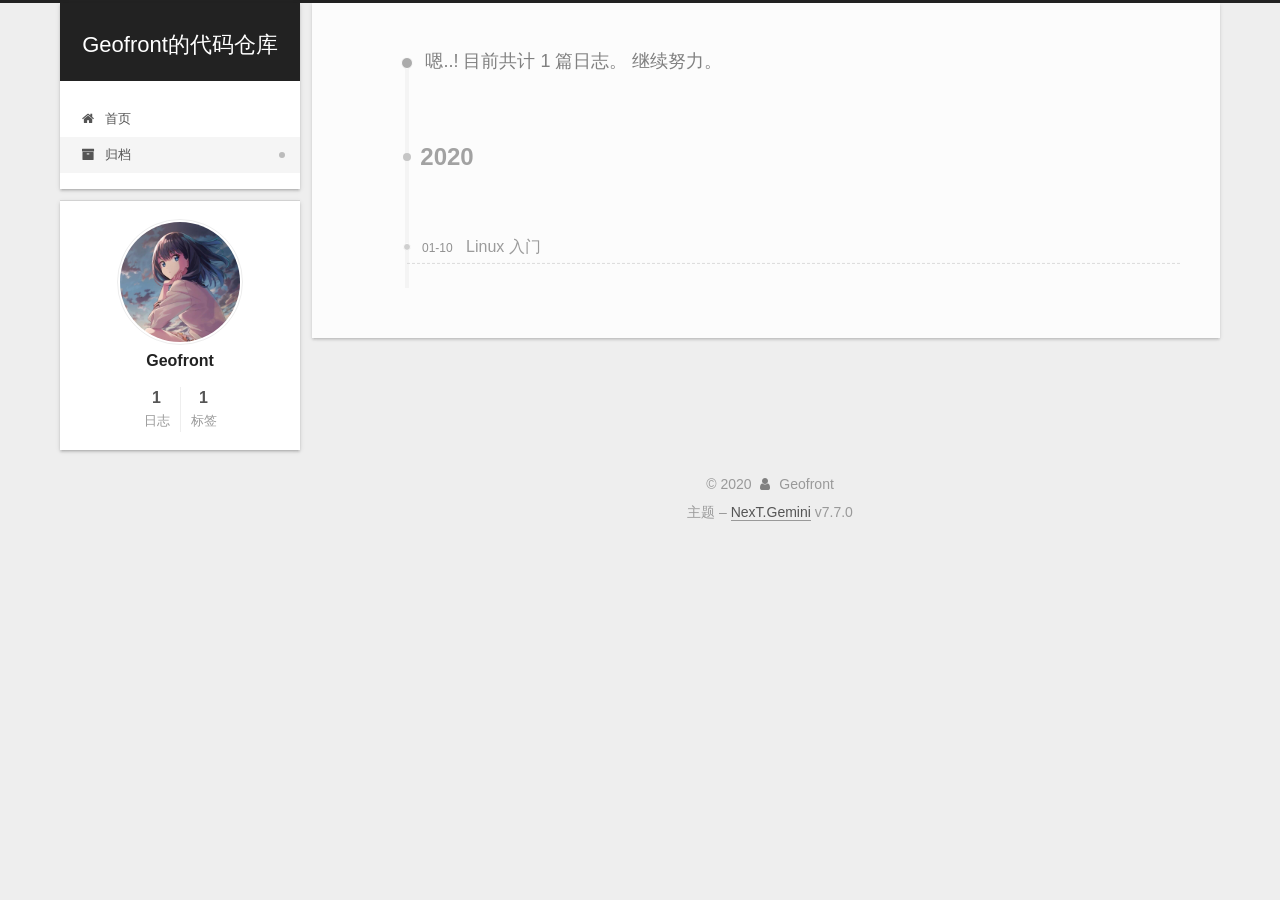
<file: archives/2020/index.html>
<!DOCTYPE html>
<html lang="zh-CN">
<head>
  <meta charset="UTF-8">
<meta name="viewport" content="width=device-width, initial-scale=1, maximum-scale=2">
<meta name="theme-color" content="#222">
<meta name="generator" content="Hexo 4.2.0">
  <link rel="apple-touch-icon" sizes="180x180" href="/images/apple-touch-icon-next.png">
  <link rel="icon" type="image/png" sizes="32x32" href="/images/favicon-32x32-next.png">
  <link rel="icon" type="image/png" sizes="16x16" href="/images/favicon-16x16-next.png">
  <link rel="mask-icon" href="/images/logo.svg" color="#222">

<link rel="stylesheet" href="/css/main.css">


<link rel="stylesheet" href="/lib/font-awesome/css/font-awesome.min.css">


<script id="hexo-configurations">
  var NexT = window.NexT || {};
  var CONFIG = {
    hostname: new URL('http://yoursite.com').hostname,
    root: '/',
    scheme: 'Gemini',
    version: '7.7.0',
    exturl: false,
    sidebar: {"position":"left","display":"post","padding":18,"offset":12,"onmobile":false},
    copycode: {"enable":false,"show_result":false,"style":null},
    back2top: {"enable":true,"sidebar":false,"scrollpercent":false},
    bookmark: {"enable":false,"color":"#222","save":"auto"},
    fancybox: false,
    mediumzoom: false,
    lazyload: false,
    pangu: false,
    comments: {"style":"tabs","active":null,"storage":true,"lazyload":false,"nav":null},
    algolia: {
      appID: '',
      apiKey: '',
      indexName: '',
      hits: {"per_page":10},
      labels: {"input_placeholder":"Search for Posts","hits_empty":"We didn't find any results for the search: ${query}","hits_stats":"${hits} results found in ${time} ms"}
    },
    localsearch: {"enable":false,"trigger":"auto","top_n_per_article":1,"unescape":false,"preload":false},
    path: '',
    motion: {"enable":true,"async":false,"transition":{"post_block":"fadeIn","post_header":"slideDownIn","post_body":"slideDownIn","coll_header":"slideLeftIn","sidebar":"slideUpIn"}}
  };
</script>

  <meta property="og:type" content="website">
<meta property="og:title" content="Geofront的代码仓库">
<meta property="og:url" content="http://yoursite.com/archives/2020/index.html">
<meta property="og:site_name" content="Geofront的代码仓库">
<meta property="og:locale" content="zh_CN">
<meta property="article:author" content="Geofront">
<meta name="twitter:card" content="summary">

<link rel="canonical" href="http://yoursite.com/archives/2020/">


<script id="page-configurations">
  // https://hexo.io/docs/variables.html
  CONFIG.page = {
    sidebar: "",
    isHome: false,
    isPost: false
  };
</script>

  <title>归档 | Geofront的代码仓库</title>
  






  <noscript>
  <style>
  .use-motion .brand,
  .use-motion .menu-item,
  .sidebar-inner,
  .use-motion .post-block,
  .use-motion .pagination,
  .use-motion .comments,
  .use-motion .post-header,
  .use-motion .post-body,
  .use-motion .collection-header { opacity: initial; }

  .use-motion .site-title,
  .use-motion .site-subtitle {
    opacity: initial;
    top: initial;
  }

  .use-motion .logo-line-before i { left: initial; }
  .use-motion .logo-line-after i { right: initial; }
  </style>
</noscript>

</head>

<body itemscope itemtype="http://schema.org/WebPage">
  <div class="container use-motion">
    <div class="headband"></div>

    <header class="header" itemscope itemtype="http://schema.org/WPHeader">
      <div class="header-inner"><div class="site-brand-container">
  <div class="site-meta">

    <div>
      <a href="/" class="brand" rel="start">
        <span class="logo-line-before"><i></i></span>
        <span class="site-title">Geofront的代码仓库</span>
        <span class="logo-line-after"><i></i></span>
      </a>
    </div>
  </div>

  <div class="site-nav-toggle">
    <div class="toggle" aria-label="切换导航栏">
      <span class="toggle-line toggle-line-first"></span>
      <span class="toggle-line toggle-line-middle"></span>
      <span class="toggle-line toggle-line-last"></span>
    </div>
  </div>
</div>


<nav class="site-nav">
  
  <ul id="menu" class="menu">
        <li class="menu-item menu-item-home">

    <a href="/" rel="section"><i class="fa fa-fw fa-home"></i>首页</a>

  </li>
        <li class="menu-item menu-item-archives">

    <a href="/archives/" rel="section"><i class="fa fa-fw fa-archive"></i>归档</a>

  </li>
  </ul>

</nav>
</div>
    </header>

    
  <div class="back-to-top">
    <i class="fa fa-arrow-up"></i>
    <span>0%</span>
  </div>


    <main class="main">
      <div class="main-inner">
        <div class="content-wrap">
          

          <div class="content">
            

  
  
  
  <div class="post-block">
    <div class="posts-collapse">
      <div class="collection-title">
        <span class="collection-header">嗯..! 目前共计 1 篇日志。 继续努力。</span>
      </div>

      
    <div class="collection-year">
      <h1 class="collection-header">2020</h1>
    </div>

  <article itemscope itemtype="http://schema.org/Article">
    <header class="post-header">

      <div class="post-meta">
        <time itemprop="dateCreated"
              datetime="2020-01-10T23:03:57+08:00"
              content="2020-01-10">
          01-10
        </time>
      </div>

      <h2 class="post-title">
          <a class="post-title-link" href="/2020/01/10/Linux%20%E5%85%A5%E9%97%A8/" itemprop="url">
            <span itemprop="name">Linux 入门</span>
          </a>
      </h2>

    </header>
  </article>


    </div>
  </div>
  
  
  

  



          </div>
          

<script>
  window.addEventListener('tabs:register', () => {
    let activeClass = CONFIG.comments.activeClass;
    if (CONFIG.comments.storage) {
      activeClass = localStorage.getItem('comments_active') || activeClass;
    }
    if (activeClass) {
      let activeTab = document.querySelector(`a[href="#comment-${activeClass}"]`);
      if (activeTab) {
        activeTab.click();
      }
    }
  });
  if (CONFIG.comments.storage) {
    window.addEventListener('tabs:click', event => {
      if (!event.target.matches('.tabs-comment .tab-content .tab-pane')) return;
      let commentClass = event.target.classList[1];
      localStorage.setItem('comments_active', commentClass);
    });
  }
</script>

        </div>
          
  
  <div class="toggle sidebar-toggle">
    <span class="toggle-line toggle-line-first"></span>
    <span class="toggle-line toggle-line-middle"></span>
    <span class="toggle-line toggle-line-last"></span>
  </div>

  <aside class="sidebar">
    <div class="sidebar-inner">

      <ul class="sidebar-nav motion-element">
        <li class="sidebar-nav-toc">
          文章目录
        </li>
        <li class="sidebar-nav-overview">
          站点概览
        </li>
      </ul>

      <!--noindex-->
      <div class="post-toc-wrap sidebar-panel">
      </div>
      <!--/noindex-->

      <div class="site-overview-wrap sidebar-panel">
        <div class="site-author motion-element" itemprop="author" itemscope itemtype="http://schema.org/Person">
    <img class="site-author-image" itemprop="image" alt="Geofront"
      src="/images/avatar.gif">
  <p class="site-author-name" itemprop="name">Geofront</p>
  <div class="site-description" itemprop="description"></div>
</div>
<div class="site-state-wrap motion-element">
  <nav class="site-state">
      <div class="site-state-item site-state-posts">
          <a href="/archives/">
        
          <span class="site-state-item-count">1</span>
          <span class="site-state-item-name">日志</span>
        </a>
      </div>
      <div class="site-state-item site-state-tags">
        <span class="site-state-item-count">1</span>
        <span class="site-state-item-name">标签</span>
      </div>
  </nav>
</div>



      </div>

    </div>
  </aside>
  <div id="sidebar-dimmer"></div>


      </div>
    </main>

    <footer class="footer">
      <div class="footer-inner">
        

<div class="copyright">
  
  &copy; 
  <span itemprop="copyrightYear">2020</span>
  <span class="with-love">
    <i class="fa fa-user"></i>
  </span>
  <span class="author" itemprop="copyrightHolder">Geofront</span>
</div>
  <div class="theme-info">主题 – <a href="https://theme-next.org/" class="theme-link" rel="noopener" target="_blank">NexT.Gemini</a> v7.7.0
  </div>

        








      </div>
    </footer>
  </div>

  
  <script src="/lib/anime.min.js"></script>
  <script src="/lib/velocity/velocity.min.js"></script>
  <script src="/lib/velocity/velocity.ui.min.js"></script>

<script src="/js/utils.js"></script>

<script src="/js/motion.js"></script>


<script src="/js/schemes/pisces.js"></script>


<script src="/js/next-boot.js"></script>




  















  

  

</body>
</html>
</file>
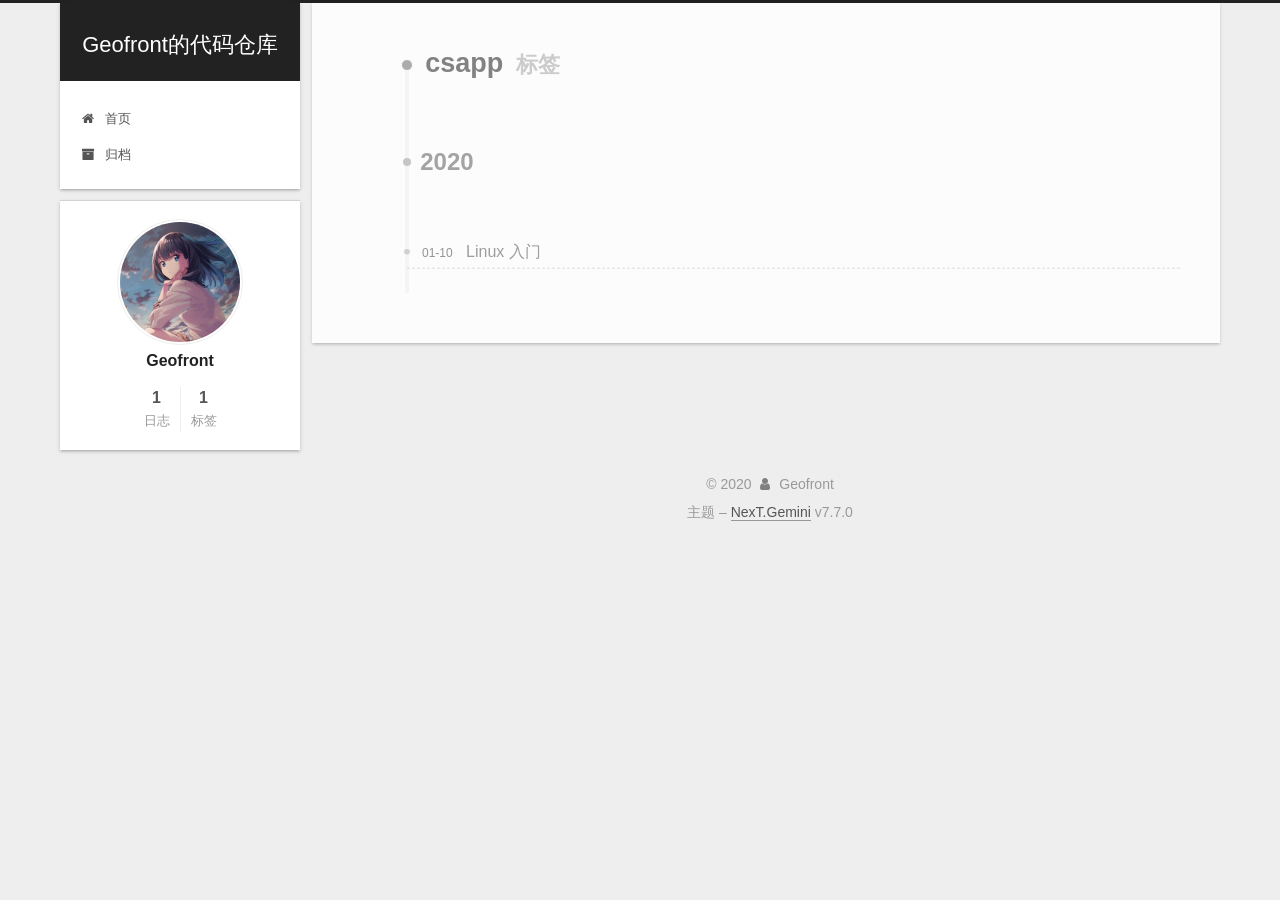
<file: tags/csapp/index.html>
<!DOCTYPE html>
<html lang="zh-CN">
<head>
  <meta charset="UTF-8">
<meta name="viewport" content="width=device-width, initial-scale=1, maximum-scale=2">
<meta name="theme-color" content="#222">
<meta name="generator" content="Hexo 4.2.0">
  <link rel="apple-touch-icon" sizes="180x180" href="/images/apple-touch-icon-next.png">
  <link rel="icon" type="image/png" sizes="32x32" href="/images/favicon-32x32-next.png">
  <link rel="icon" type="image/png" sizes="16x16" href="/images/favicon-16x16-next.png">
  <link rel="mask-icon" href="/images/logo.svg" color="#222">

<link rel="stylesheet" href="/css/main.css">


<link rel="stylesheet" href="/lib/font-awesome/css/font-awesome.min.css">


<script id="hexo-configurations">
  var NexT = window.NexT || {};
  var CONFIG = {
    hostname: new URL('http://yoursite.com').hostname,
    root: '/',
    scheme: 'Gemini',
    version: '7.7.0',
    exturl: false,
    sidebar: {"position":"left","display":"post","padding":18,"offset":12,"onmobile":false},
    copycode: {"enable":false,"show_result":false,"style":null},
    back2top: {"enable":true,"sidebar":false,"scrollpercent":false},
    bookmark: {"enable":false,"color":"#222","save":"auto"},
    fancybox: false,
    mediumzoom: false,
    lazyload: false,
    pangu: false,
    comments: {"style":"tabs","active":null,"storage":true,"lazyload":false,"nav":null},
    algolia: {
      appID: '',
      apiKey: '',
      indexName: '',
      hits: {"per_page":10},
      labels: {"input_placeholder":"Search for Posts","hits_empty":"We didn't find any results for the search: ${query}","hits_stats":"${hits} results found in ${time} ms"}
    },
    localsearch: {"enable":false,"trigger":"auto","top_n_per_article":1,"unescape":false,"preload":false},
    path: '',
    motion: {"enable":true,"async":false,"transition":{"post_block":"fadeIn","post_header":"slideDownIn","post_body":"slideDownIn","coll_header":"slideLeftIn","sidebar":"slideUpIn"}}
  };
</script>

  <meta property="og:type" content="website">
<meta property="og:title" content="Geofront的代码仓库">
<meta property="og:url" content="http://yoursite.com/tags/csapp/index.html">
<meta property="og:site_name" content="Geofront的代码仓库">
<meta property="og:locale" content="zh_CN">
<meta property="article:author" content="Geofront">
<meta name="twitter:card" content="summary">

<link rel="canonical" href="http://yoursite.com/tags/csapp/">


<script id="page-configurations">
  // https://hexo.io/docs/variables.html
  CONFIG.page = {
    sidebar: "",
    isHome: false,
    isPost: false
  };
</script>

  <title>标签: csapp | Geofront的代码仓库</title>
  






  <noscript>
  <style>
  .use-motion .brand,
  .use-motion .menu-item,
  .sidebar-inner,
  .use-motion .post-block,
  .use-motion .pagination,
  .use-motion .comments,
  .use-motion .post-header,
  .use-motion .post-body,
  .use-motion .collection-header { opacity: initial; }

  .use-motion .site-title,
  .use-motion .site-subtitle {
    opacity: initial;
    top: initial;
  }

  .use-motion .logo-line-before i { left: initial; }
  .use-motion .logo-line-after i { right: initial; }
  </style>
</noscript>

</head>

<body itemscope itemtype="http://schema.org/WebPage">
  <div class="container use-motion">
    <div class="headband"></div>

    <header class="header" itemscope itemtype="http://schema.org/WPHeader">
      <div class="header-inner"><div class="site-brand-container">
  <div class="site-meta">

    <div>
      <a href="/" class="brand" rel="start">
        <span class="logo-line-before"><i></i></span>
        <span class="site-title">Geofront的代码仓库</span>
        <span class="logo-line-after"><i></i></span>
      </a>
    </div>
  </div>

  <div class="site-nav-toggle">
    <div class="toggle" aria-label="切换导航栏">
      <span class="toggle-line toggle-line-first"></span>
      <span class="toggle-line toggle-line-middle"></span>
      <span class="toggle-line toggle-line-last"></span>
    </div>
  </div>
</div>


<nav class="site-nav">
  
  <ul id="menu" class="menu">
        <li class="menu-item menu-item-home">

    <a href="/" rel="section"><i class="fa fa-fw fa-home"></i>首页</a>

  </li>
        <li class="menu-item menu-item-archives">

    <a href="/archives/" rel="section"><i class="fa fa-fw fa-archive"></i>归档</a>

  </li>
  </ul>

</nav>
</div>
    </header>

    
  <div class="back-to-top">
    <i class="fa fa-arrow-up"></i>
    <span>0%</span>
  </div>


    <main class="main">
      <div class="main-inner">
        <div class="content-wrap">
          

          <div class="content">
            

  
  
  
  <div class="post-block">
    <div class="posts-collapse">
      <div class="collection-title">
        <h1 class="collection-header">csapp
          <small>标签</small>
        </h1>
      </div>

      
    <div class="collection-year">
      <h1 class="collection-header">2020</h1>
    </div>

  <article itemscope itemtype="http://schema.org/Article">
    <header class="post-header">

      <div class="post-meta">
        <time itemprop="dateCreated"
              datetime="2020-01-10T23:03:57+08:00"
              content="2020-01-10">
          01-10
        </time>
      </div>

      <h2 class="post-title">
          <a class="post-title-link" href="/2020/01/10/Linux%20%E5%85%A5%E9%97%A8/" itemprop="url">
            <span itemprop="name">Linux 入门</span>
          </a>
      </h2>

    </header>
  </article>

    </div>
  </div>
  
  
  

  



          </div>
          

<script>
  window.addEventListener('tabs:register', () => {
    let activeClass = CONFIG.comments.activeClass;
    if (CONFIG.comments.storage) {
      activeClass = localStorage.getItem('comments_active') || activeClass;
    }
    if (activeClass) {
      let activeTab = document.querySelector(`a[href="#comment-${activeClass}"]`);
      if (activeTab) {
        activeTab.click();
      }
    }
  });
  if (CONFIG.comments.storage) {
    window.addEventListener('tabs:click', event => {
      if (!event.target.matches('.tabs-comment .tab-content .tab-pane')) return;
      let commentClass = event.target.classList[1];
      localStorage.setItem('comments_active', commentClass);
    });
  }
</script>

        </div>
          
  
  <div class="toggle sidebar-toggle">
    <span class="toggle-line toggle-line-first"></span>
    <span class="toggle-line toggle-line-middle"></span>
    <span class="toggle-line toggle-line-last"></span>
  </div>

  <aside class="sidebar">
    <div class="sidebar-inner">

      <ul class="sidebar-nav motion-element">
        <li class="sidebar-nav-toc">
          文章目录
        </li>
        <li class="sidebar-nav-overview">
          站点概览
        </li>
      </ul>

      <!--noindex-->
      <div class="post-toc-wrap sidebar-panel">
      </div>
      <!--/noindex-->

      <div class="site-overview-wrap sidebar-panel">
        <div class="site-author motion-element" itemprop="author" itemscope itemtype="http://schema.org/Person">
    <img class="site-author-image" itemprop="image" alt="Geofront"
      src="/images/avatar.gif">
  <p class="site-author-name" itemprop="name">Geofront</p>
  <div class="site-description" itemprop="description"></div>
</div>
<div class="site-state-wrap motion-element">
  <nav class="site-state">
      <div class="site-state-item site-state-posts">
          <a href="/archives/">
        
          <span class="site-state-item-count">1</span>
          <span class="site-state-item-name">日志</span>
        </a>
      </div>
      <div class="site-state-item site-state-tags">
        <span class="site-state-item-count">1</span>
        <span class="site-state-item-name">标签</span>
      </div>
  </nav>
</div>



      </div>

    </div>
  </aside>
  <div id="sidebar-dimmer"></div>


      </div>
    </main>

    <footer class="footer">
      <div class="footer-inner">
        

<div class="copyright">
  
  &copy; 
  <span itemprop="copyrightYear">2020</span>
  <span class="with-love">
    <i class="fa fa-user"></i>
  </span>
  <span class="author" itemprop="copyrightHolder">Geofront</span>
</div>
  <div class="theme-info">主题 – <a href="https://theme-next.org/" class="theme-link" rel="noopener" target="_blank">NexT.Gemini</a> v7.7.0
  </div>

        








      </div>
    </footer>
  </div>

  
  <script src="/lib/anime.min.js"></script>
  <script src="/lib/velocity/velocity.min.js"></script>
  <script src="/lib/velocity/velocity.ui.min.js"></script>

<script src="/js/utils.js"></script>

<script src="/js/motion.js"></script>


<script src="/js/schemes/pisces.js"></script>


<script src="/js/next-boot.js"></script>




  















  

  

</body>
</html>
</file>
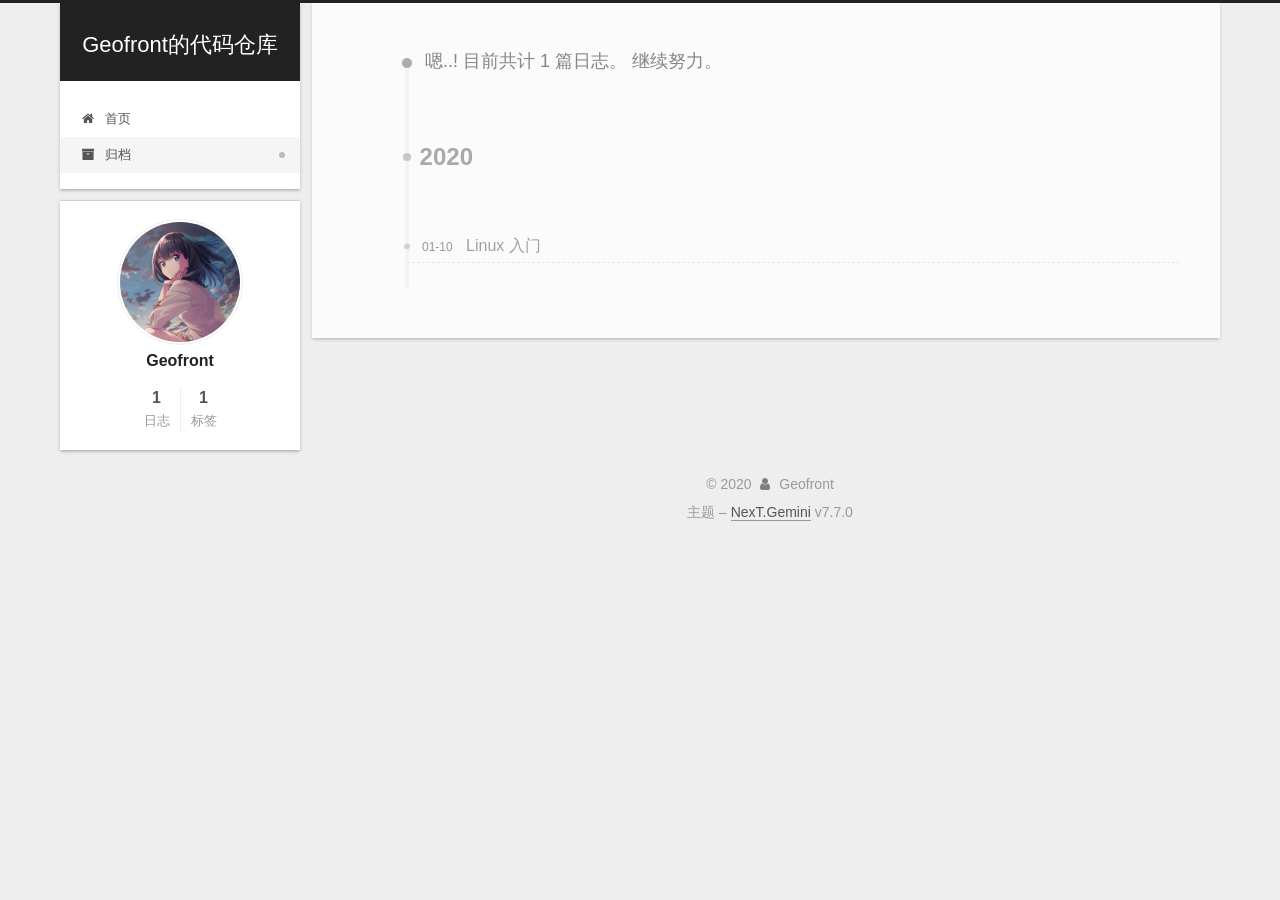
<file: archives/2020/01/index.html>
<!DOCTYPE html>
<html lang="zh-CN">
<head>
  <meta charset="UTF-8">
<meta name="viewport" content="width=device-width, initial-scale=1, maximum-scale=2">
<meta name="theme-color" content="#222">
<meta name="generator" content="Hexo 4.2.0">
  <link rel="apple-touch-icon" sizes="180x180" href="/images/apple-touch-icon-next.png">
  <link rel="icon" type="image/png" sizes="32x32" href="/images/favicon-32x32-next.png">
  <link rel="icon" type="image/png" sizes="16x16" href="/images/favicon-16x16-next.png">
  <link rel="mask-icon" href="/images/logo.svg" color="#222">

<link rel="stylesheet" href="/css/main.css">


<link rel="stylesheet" href="/lib/font-awesome/css/font-awesome.min.css">


<script id="hexo-configurations">
  var NexT = window.NexT || {};
  var CONFIG = {
    hostname: new URL('http://yoursite.com').hostname,
    root: '/',
    scheme: 'Gemini',
    version: '7.7.0',
    exturl: false,
    sidebar: {"position":"left","display":"post","padding":18,"offset":12,"onmobile":false},
    copycode: {"enable":false,"show_result":false,"style":null},
    back2top: {"enable":true,"sidebar":false,"scrollpercent":false},
    bookmark: {"enable":false,"color":"#222","save":"auto"},
    fancybox: false,
    mediumzoom: false,
    lazyload: false,
    pangu: false,
    comments: {"style":"tabs","active":null,"storage":true,"lazyload":false,"nav":null},
    algolia: {
      appID: '',
      apiKey: '',
      indexName: '',
      hits: {"per_page":10},
      labels: {"input_placeholder":"Search for Posts","hits_empty":"We didn't find any results for the search: ${query}","hits_stats":"${hits} results found in ${time} ms"}
    },
    localsearch: {"enable":false,"trigger":"auto","top_n_per_article":1,"unescape":false,"preload":false},
    path: '',
    motion: {"enable":true,"async":false,"transition":{"post_block":"fadeIn","post_header":"slideDownIn","post_body":"slideDownIn","coll_header":"slideLeftIn","sidebar":"slideUpIn"}}
  };
</script>

  <meta property="og:type" content="website">
<meta property="og:title" content="Geofront的代码仓库">
<meta property="og:url" content="http://yoursite.com/archives/2020/01/index.html">
<meta property="og:site_name" content="Geofront的代码仓库">
<meta property="og:locale" content="zh_CN">
<meta property="article:author" content="Geofront">
<meta name="twitter:card" content="summary">

<link rel="canonical" href="http://yoursite.com/archives/2020/01/">


<script id="page-configurations">
  // https://hexo.io/docs/variables.html
  CONFIG.page = {
    sidebar: "",
    isHome: false,
    isPost: false
  };
</script>

  <title>归档 | Geofront的代码仓库</title>
  






  <noscript>
  <style>
  .use-motion .brand,
  .use-motion .menu-item,
  .sidebar-inner,
  .use-motion .post-block,
  .use-motion .pagination,
  .use-motion .comments,
  .use-motion .post-header,
  .use-motion .post-body,
  .use-motion .collection-header { opacity: initial; }

  .use-motion .site-title,
  .use-motion .site-subtitle {
    opacity: initial;
    top: initial;
  }

  .use-motion .logo-line-before i { left: initial; }
  .use-motion .logo-line-after i { right: initial; }
  </style>
</noscript>

</head>

<body itemscope itemtype="http://schema.org/WebPage">
  <div class="container use-motion">
    <div class="headband"></div>

    <header class="header" itemscope itemtype="http://schema.org/WPHeader">
      <div class="header-inner"><div class="site-brand-container">
  <div class="site-meta">

    <div>
      <a href="/" class="brand" rel="start">
        <span class="logo-line-before"><i></i></span>
        <span class="site-title">Geofront的代码仓库</span>
        <span class="logo-line-after"><i></i></span>
      </a>
    </div>
  </div>

  <div class="site-nav-toggle">
    <div class="toggle" aria-label="切换导航栏">
      <span class="toggle-line toggle-line-first"></span>
      <span class="toggle-line toggle-line-middle"></span>
      <span class="toggle-line toggle-line-last"></span>
    </div>
  </div>
</div>


<nav class="site-nav">
  
  <ul id="menu" class="menu">
        <li class="menu-item menu-item-home">

    <a href="/" rel="section"><i class="fa fa-fw fa-home"></i>首页</a>

  </li>
        <li class="menu-item menu-item-archives">

    <a href="/archives/" rel="section"><i class="fa fa-fw fa-archive"></i>归档</a>

  </li>
  </ul>

</nav>
</div>
    </header>

    
  <div class="back-to-top">
    <i class="fa fa-arrow-up"></i>
    <span>0%</span>
  </div>


    <main class="main">
      <div class="main-inner">
        <div class="content-wrap">
          

          <div class="content">
            

  
  
  
  <div class="post-block">
    <div class="posts-collapse">
      <div class="collection-title">
        <span class="collection-header">嗯..! 目前共计 1 篇日志。 继续努力。</span>
      </div>

      
    <div class="collection-year">
      <h1 class="collection-header">2020</h1>
    </div>

  <article itemscope itemtype="http://schema.org/Article">
    <header class="post-header">

      <div class="post-meta">
        <time itemprop="dateCreated"
              datetime="2020-01-10T23:03:57+08:00"
              content="2020-01-10">
          01-10
        </time>
      </div>

      <h2 class="post-title">
          <a class="post-title-link" href="/2020/01/10/Linux%20%E5%85%A5%E9%97%A8/" itemprop="url">
            <span itemprop="name">Linux 入门</span>
          </a>
      </h2>

    </header>
  </article>


    </div>
  </div>
  
  
  

  



          </div>
          

<script>
  window.addEventListener('tabs:register', () => {
    let activeClass = CONFIG.comments.activeClass;
    if (CONFIG.comments.storage) {
      activeClass = localStorage.getItem('comments_active') || activeClass;
    }
    if (activeClass) {
      let activeTab = document.querySelector(`a[href="#comment-${activeClass}"]`);
      if (activeTab) {
        activeTab.click();
      }
    }
  });
  if (CONFIG.comments.storage) {
    window.addEventListener('tabs:click', event => {
      if (!event.target.matches('.tabs-comment .tab-content .tab-pane')) return;
      let commentClass = event.target.classList[1];
      localStorage.setItem('comments_active', commentClass);
    });
  }
</script>

        </div>
          
  
  <div class="toggle sidebar-toggle">
    <span class="toggle-line toggle-line-first"></span>
    <span class="toggle-line toggle-line-middle"></span>
    <span class="toggle-line toggle-line-last"></span>
  </div>

  <aside class="sidebar">
    <div class="sidebar-inner">

      <ul class="sidebar-nav motion-element">
        <li class="sidebar-nav-toc">
          文章目录
        </li>
        <li class="sidebar-nav-overview">
          站点概览
        </li>
      </ul>

      <!--noindex-->
      <div class="post-toc-wrap sidebar-panel">
      </div>
      <!--/noindex-->

      <div class="site-overview-wrap sidebar-panel">
        <div class="site-author motion-element" itemprop="author" itemscope itemtype="http://schema.org/Person">
    <img class="site-author-image" itemprop="image" alt="Geofront"
      src="/images/avatar.gif">
  <p class="site-author-name" itemprop="name">Geofront</p>
  <div class="site-description" itemprop="description"></div>
</div>
<div class="site-state-wrap motion-element">
  <nav class="site-state">
      <div class="site-state-item site-state-posts">
          <a href="/archives/">
        
          <span class="site-state-item-count">1</span>
          <span class="site-state-item-name">日志</span>
        </a>
      </div>
      <div class="site-state-item site-state-tags">
        <span class="site-state-item-count">1</span>
        <span class="site-state-item-name">标签</span>
      </div>
  </nav>
</div>



      </div>

    </div>
  </aside>
  <div id="sidebar-dimmer"></div>


      </div>
    </main>

    <footer class="footer">
      <div class="footer-inner">
        

<div class="copyright">
  
  &copy; 
  <span itemprop="copyrightYear">2020</span>
  <span class="with-love">
    <i class="fa fa-user"></i>
  </span>
  <span class="author" itemprop="copyrightHolder">Geofront</span>
</div>
  <div class="theme-info">主题 – <a href="https://theme-next.org/" class="theme-link" rel="noopener" target="_blank">NexT.Gemini</a> v7.7.0
  </div>

        








      </div>
    </footer>
  </div>

  
  <script src="/lib/anime.min.js"></script>
  <script src="/lib/velocity/velocity.min.js"></script>
  <script src="/lib/velocity/velocity.ui.min.js"></script>

<script src="/js/utils.js"></script>

<script src="/js/motion.js"></script>


<script src="/js/schemes/pisces.js"></script>


<script src="/js/next-boot.js"></script>




  















  

  

</body>
</html>
</file>
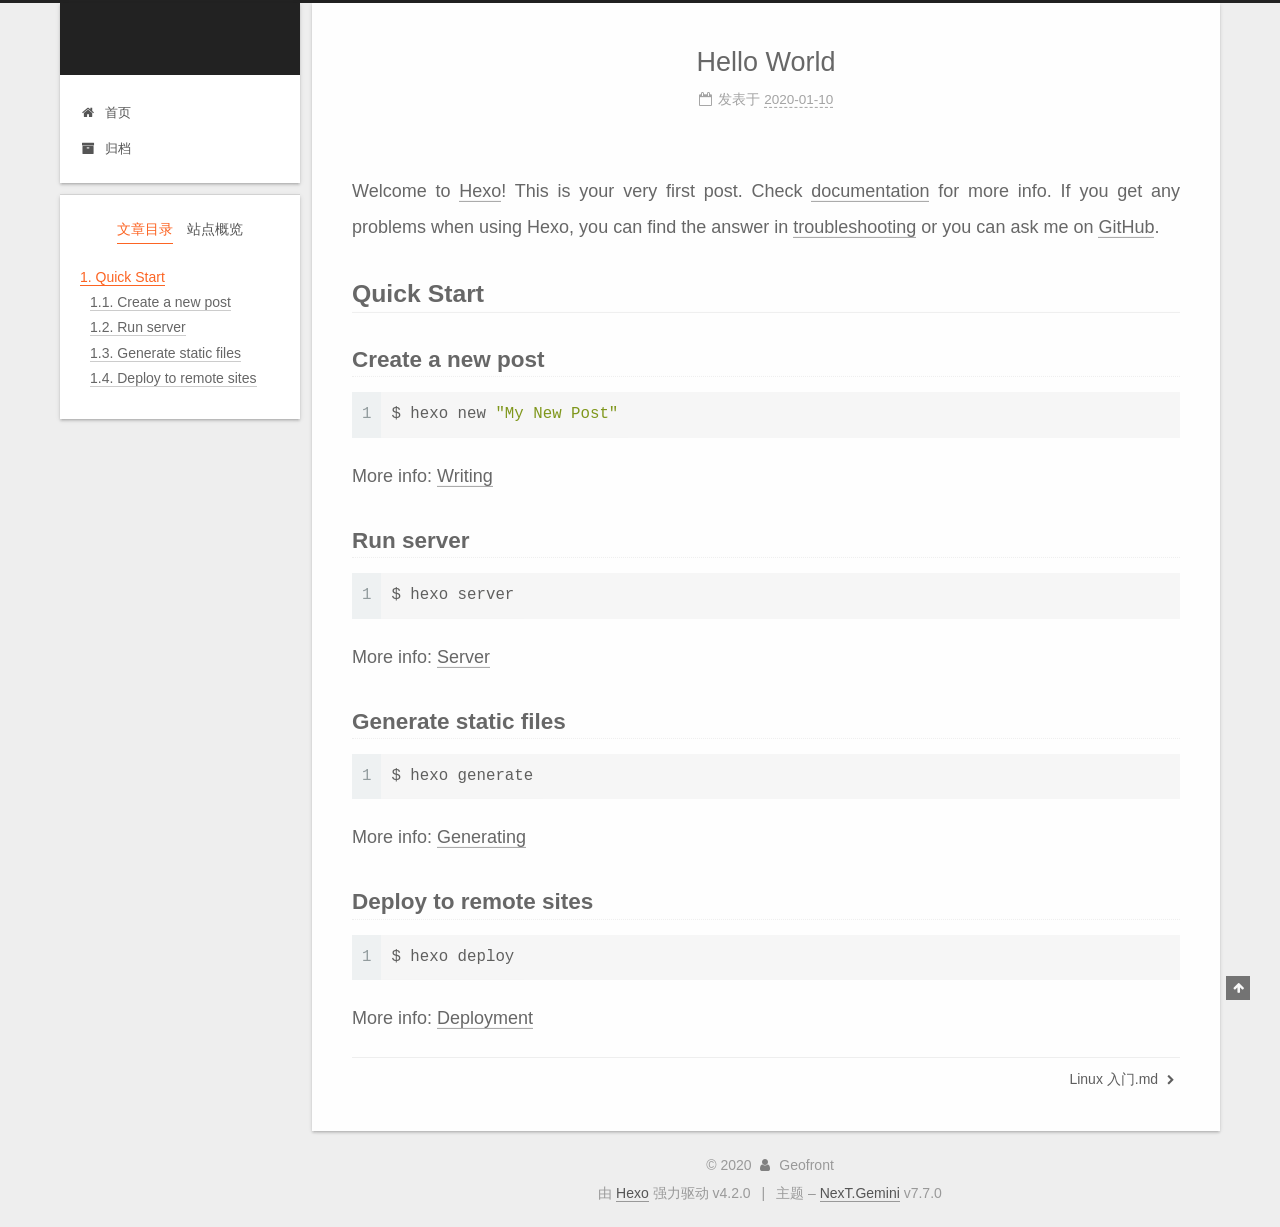
<file: 2020/01/10/hello-world/index.html>
<!DOCTYPE html>
<html lang="zh-CN">
<head>
  <meta charset="UTF-8">
<meta name="viewport" content="width=device-width, initial-scale=1, maximum-scale=2">
<meta name="theme-color" content="#222">
<meta name="generator" content="Hexo 4.2.0">
  <link rel="apple-touch-icon" sizes="180x180" href="/images/apple-touch-icon-next.png">
  <link rel="icon" type="image/png" sizes="32x32" href="/images/favicon-32x32-next.png">
  <link rel="icon" type="image/png" sizes="16x16" href="/images/favicon-16x16-next.png">
  <link rel="mask-icon" href="/images/logo.svg" color="#222">

<link rel="stylesheet" href="/css/main.css">


<link rel="stylesheet" href="/lib/font-awesome/css/font-awesome.min.css">


<script id="hexo-configurations">
  var NexT = window.NexT || {};
  var CONFIG = {
    hostname: new URL('http://yoursite.com').hostname,
    root: '/',
    scheme: 'Gemini',
    version: '7.7.0',
    exturl: false,
    sidebar: {"position":"left","display":"post","padding":18,"offset":12,"onmobile":false},
    copycode: {"enable":false,"show_result":false,"style":null},
    back2top: {"enable":true,"sidebar":false,"scrollpercent":false},
    bookmark: {"enable":false,"color":"#222","save":"auto"},
    fancybox: false,
    mediumzoom: false,
    lazyload: false,
    pangu: false,
    comments: {"style":"tabs","active":null,"storage":true,"lazyload":false,"nav":null},
    algolia: {
      appID: '',
      apiKey: '',
      indexName: '',
      hits: {"per_page":10},
      labels: {"input_placeholder":"Search for Posts","hits_empty":"We didn't find any results for the search: ${query}","hits_stats":"${hits} results found in ${time} ms"}
    },
    localsearch: {"enable":false,"trigger":"auto","top_n_per_article":1,"unescape":false,"preload":false},
    path: '',
    motion: {"enable":true,"async":false,"transition":{"post_block":"fadeIn","post_header":"slideDownIn","post_body":"slideDownIn","coll_header":"slideLeftIn","sidebar":"slideUpIn"}}
  };
</script>

  <meta name="description" content="Welcome to Hexo! This is your very first post. Check documentation for more info. If you get any problems when using Hexo, you can find the answer in troubleshooting or you can ask me on GitHub.">
<meta property="og:type" content="article">
<meta property="og:title" content="Hello World">
<meta property="og:url" content="http://yoursite.com/2020/01/10/hello-world/index.html">
<meta property="og:site_name" content="">
<meta property="og:description" content="Welcome to Hexo! This is your very first post. Check documentation for more info. If you get any problems when using Hexo, you can find the answer in troubleshooting or you can ask me on GitHub.">
<meta property="og:locale" content="zh_CN">
<meta property="article:published_time" content="2020-01-09T22:35:41.000Z">
<meta property="article:modified_time" content="2020-01-10T15:04:11.349Z">
<meta property="article:author" content="Geofront">
<meta name="twitter:card" content="summary">

<link rel="canonical" href="http://yoursite.com/2020/01/10/hello-world/">


<script id="page-configurations">
  // https://hexo.io/docs/variables.html
  CONFIG.page = {
    sidebar: "",
    isHome: false,
    isPost: true
  };
</script>

  <title>Hello World | </title>
  






  <noscript>
  <style>
  .use-motion .brand,
  .use-motion .menu-item,
  .sidebar-inner,
  .use-motion .post-block,
  .use-motion .pagination,
  .use-motion .comments,
  .use-motion .post-header,
  .use-motion .post-body,
  .use-motion .collection-header { opacity: initial; }

  .use-motion .site-title,
  .use-motion .site-subtitle {
    opacity: initial;
    top: initial;
  }

  .use-motion .logo-line-before i { left: initial; }
  .use-motion .logo-line-after i { right: initial; }
  </style>
</noscript>

</head>

<body itemscope itemtype="http://schema.org/WebPage">
  <div class="container use-motion">
    <div class="headband"></div>

    <header class="header" itemscope itemtype="http://schema.org/WPHeader">
      <div class="header-inner"><div class="site-brand-container">
  <div class="site-meta">

    <div>
      <a href="/" class="brand" rel="start">
        <span class="logo-line-before"><i></i></span>
        <span class="site-title"></span>
        <span class="logo-line-after"><i></i></span>
      </a>
    </div>
  </div>

  <div class="site-nav-toggle">
    <div class="toggle" aria-label="切换导航栏">
      <span class="toggle-line toggle-line-first"></span>
      <span class="toggle-line toggle-line-middle"></span>
      <span class="toggle-line toggle-line-last"></span>
    </div>
  </div>
</div>


<nav class="site-nav">
  
  <ul id="menu" class="menu">
        <li class="menu-item menu-item-home">

    <a href="/" rel="section"><i class="fa fa-fw fa-home"></i>首页</a>

  </li>
        <li class="menu-item menu-item-archives">

    <a href="/archives/" rel="section"><i class="fa fa-fw fa-archive"></i>归档</a>

  </li>
  </ul>

</nav>
</div>
    </header>

    
  <div class="back-to-top">
    <i class="fa fa-arrow-up"></i>
    <span>0%</span>
  </div>


    <main class="main">
      <div class="main-inner">
        <div class="content-wrap">
          

          <div class="content">
            

  <div class="posts-expand">
      
  
  
  <article itemscope itemtype="http://schema.org/Article" class="post-block " lang="zh-CN">
    <link itemprop="mainEntityOfPage" href="http://yoursite.com/2020/01/10/hello-world/">

    <span hidden itemprop="author" itemscope itemtype="http://schema.org/Person">
      <meta itemprop="image" content="/images/avatar.gif">
      <meta itemprop="name" content="Geofront">
      <meta itemprop="description" content="">
    </span>

    <span hidden itemprop="publisher" itemscope itemtype="http://schema.org/Organization">
      <meta itemprop="name" content="">
    </span>
      <header class="post-header">
        <h1 class="post-title" itemprop="name headline">
          Hello World
        </h1>

        <div class="post-meta">
            <span class="post-meta-item">
              <span class="post-meta-item-icon">
                <i class="fa fa-calendar-o"></i>
              </span>
              <span class="post-meta-item-text">发表于</span>
              

              <time title="创建时间：2020-01-10 06:35:41 / 修改时间：23:04:11" itemprop="dateCreated datePublished" datetime="2020-01-10T06:35:41+08:00">2020-01-10</time>
            </span>

          

        </div>
      </header>

    
    
    
    <div class="post-body" itemprop="articleBody">

      
        <p>Welcome to <a href="https://hexo.io/" target="_blank" rel="noopener">Hexo</a>! This is your very first post. Check <a href="https://hexo.io/docs/" target="_blank" rel="noopener">documentation</a> for more info. If you get any problems when using Hexo, you can find the answer in <a href="https://hexo.io/docs/troubleshooting.html" target="_blank" rel="noopener">troubleshooting</a> or you can ask me on <a href="https://github.com/hexojs/hexo/issues" target="_blank" rel="noopener">GitHub</a>.</p>
<a id="more"></a>
<h2 id="Quick-Start"><a href="#Quick-Start" class="headerlink" title="Quick Start"></a>Quick Start</h2><h3 id="Create-a-new-post"><a href="#Create-a-new-post" class="headerlink" title="Create a new post"></a>Create a new post</h3><figure class="highlight bash"><table><tr><td class="gutter"><pre><span class="line">1</span><br></pre></td><td class="code"><pre><span class="line">$ hexo new <span class="string">"My New Post"</span></span><br></pre></td></tr></table></figure>

<p>More info: <a href="https://hexo.io/docs/writing.html" target="_blank" rel="noopener">Writing</a></p>
<h3 id="Run-server"><a href="#Run-server" class="headerlink" title="Run server"></a>Run server</h3><figure class="highlight bash"><table><tr><td class="gutter"><pre><span class="line">1</span><br></pre></td><td class="code"><pre><span class="line">$ hexo server</span><br></pre></td></tr></table></figure>

<p>More info: <a href="https://hexo.io/docs/server.html" target="_blank" rel="noopener">Server</a></p>
<h3 id="Generate-static-files"><a href="#Generate-static-files" class="headerlink" title="Generate static files"></a>Generate static files</h3><figure class="highlight bash"><table><tr><td class="gutter"><pre><span class="line">1</span><br></pre></td><td class="code"><pre><span class="line">$ hexo generate</span><br></pre></td></tr></table></figure>

<p>More info: <a href="https://hexo.io/docs/generating.html" target="_blank" rel="noopener">Generating</a></p>
<h3 id="Deploy-to-remote-sites"><a href="#Deploy-to-remote-sites" class="headerlink" title="Deploy to remote sites"></a>Deploy to remote sites</h3><figure class="highlight bash"><table><tr><td class="gutter"><pre><span class="line">1</span><br></pre></td><td class="code"><pre><span class="line">$ hexo deploy</span><br></pre></td></tr></table></figure>

<p>More info: <a href="https://hexo.io/docs/one-command-deployment.html" target="_blank" rel="noopener">Deployment</a></p>

    </div>

    
    
    

      <footer class="post-footer">

        


        
    <div class="post-nav">
      <div class="post-nav-item"></div>
      <div class="post-nav-item">
    <a href="/2020/01/10/Linux-%E5%85%A5%E9%97%A8-md/" rel="next" title="Linux 入门.md">
      Linux 入门.md <i class="fa fa-chevron-right"></i>
    </a></div>
    </div>
      </footer>
    
  </article>
  
  
  

  </div>


          </div>
          

<script>
  window.addEventListener('tabs:register', () => {
    let activeClass = CONFIG.comments.activeClass;
    if (CONFIG.comments.storage) {
      activeClass = localStorage.getItem('comments_active') || activeClass;
    }
    if (activeClass) {
      let activeTab = document.querySelector(`a[href="#comment-${activeClass}"]`);
      if (activeTab) {
        activeTab.click();
      }
    }
  });
  if (CONFIG.comments.storage) {
    window.addEventListener('tabs:click', event => {
      if (!event.target.matches('.tabs-comment .tab-content .tab-pane')) return;
      let commentClass = event.target.classList[1];
      localStorage.setItem('comments_active', commentClass);
    });
  }
</script>

        </div>
          
  
  <div class="toggle sidebar-toggle">
    <span class="toggle-line toggle-line-first"></span>
    <span class="toggle-line toggle-line-middle"></span>
    <span class="toggle-line toggle-line-last"></span>
  </div>

  <aside class="sidebar">
    <div class="sidebar-inner">

      <ul class="sidebar-nav motion-element">
        <li class="sidebar-nav-toc">
          文章目录
        </li>
        <li class="sidebar-nav-overview">
          站点概览
        </li>
      </ul>

      <!--noindex-->
      <div class="post-toc-wrap sidebar-panel">
          <div class="post-toc motion-element"><ol class="nav"><li class="nav-item nav-level-2"><a class="nav-link" href="#Quick-Start"><span class="nav-number">1.</span> <span class="nav-text">Quick Start</span></a><ol class="nav-child"><li class="nav-item nav-level-3"><a class="nav-link" href="#Create-a-new-post"><span class="nav-number">1.1.</span> <span class="nav-text">Create a new post</span></a></li><li class="nav-item nav-level-3"><a class="nav-link" href="#Run-server"><span class="nav-number">1.2.</span> <span class="nav-text">Run server</span></a></li><li class="nav-item nav-level-3"><a class="nav-link" href="#Generate-static-files"><span class="nav-number">1.3.</span> <span class="nav-text">Generate static files</span></a></li><li class="nav-item nav-level-3"><a class="nav-link" href="#Deploy-to-remote-sites"><span class="nav-number">1.4.</span> <span class="nav-text">Deploy to remote sites</span></a></li></ol></li></ol></div>
      </div>
      <!--/noindex-->

      <div class="site-overview-wrap sidebar-panel">
        <div class="site-author motion-element" itemprop="author" itemscope itemtype="http://schema.org/Person">
    <img class="site-author-image" itemprop="image" alt="Geofront"
      src="/images/avatar.gif">
  <p class="site-author-name" itemprop="name">Geofront</p>
  <div class="site-description" itemprop="description"></div>
</div>
<div class="site-state-wrap motion-element">
  <nav class="site-state">
      <div class="site-state-item site-state-posts">
          <a href="/archives/">
        
          <span class="site-state-item-count">2</span>
          <span class="site-state-item-name">日志</span>
        </a>
      </div>
  </nav>
</div>



      </div>

    </div>
  </aside>
  <div id="sidebar-dimmer"></div>


      </div>
    </main>

    <footer class="footer">
      <div class="footer-inner">
        

<div class="copyright">
  
  &copy; 
  <span itemprop="copyrightYear">2020</span>
  <span class="with-love">
    <i class="fa fa-user"></i>
  </span>
  <span class="author" itemprop="copyrightHolder">Geofront</span>
</div>
  <div class="powered-by">由 <a href="https://hexo.io/" class="theme-link" rel="noopener" target="_blank">Hexo</a> 强力驱动 v4.2.0
  </div>
  <span class="post-meta-divider">|</span>
  <div class="theme-info">主题 – <a href="https://theme-next.org/" class="theme-link" rel="noopener" target="_blank">NexT.Gemini</a> v7.7.0
  </div>

        








      </div>
    </footer>
  </div>

  
  <script src="/lib/anime.min.js"></script>
  <script src="/lib/velocity/velocity.min.js"></script>
  <script src="/lib/velocity/velocity.ui.min.js"></script>

<script src="/js/utils.js"></script>

<script src="/js/motion.js"></script>


<script src="/js/schemes/pisces.js"></script>


<script src="/js/next-boot.js"></script>




  















  

  

</body>
</html>
</file>
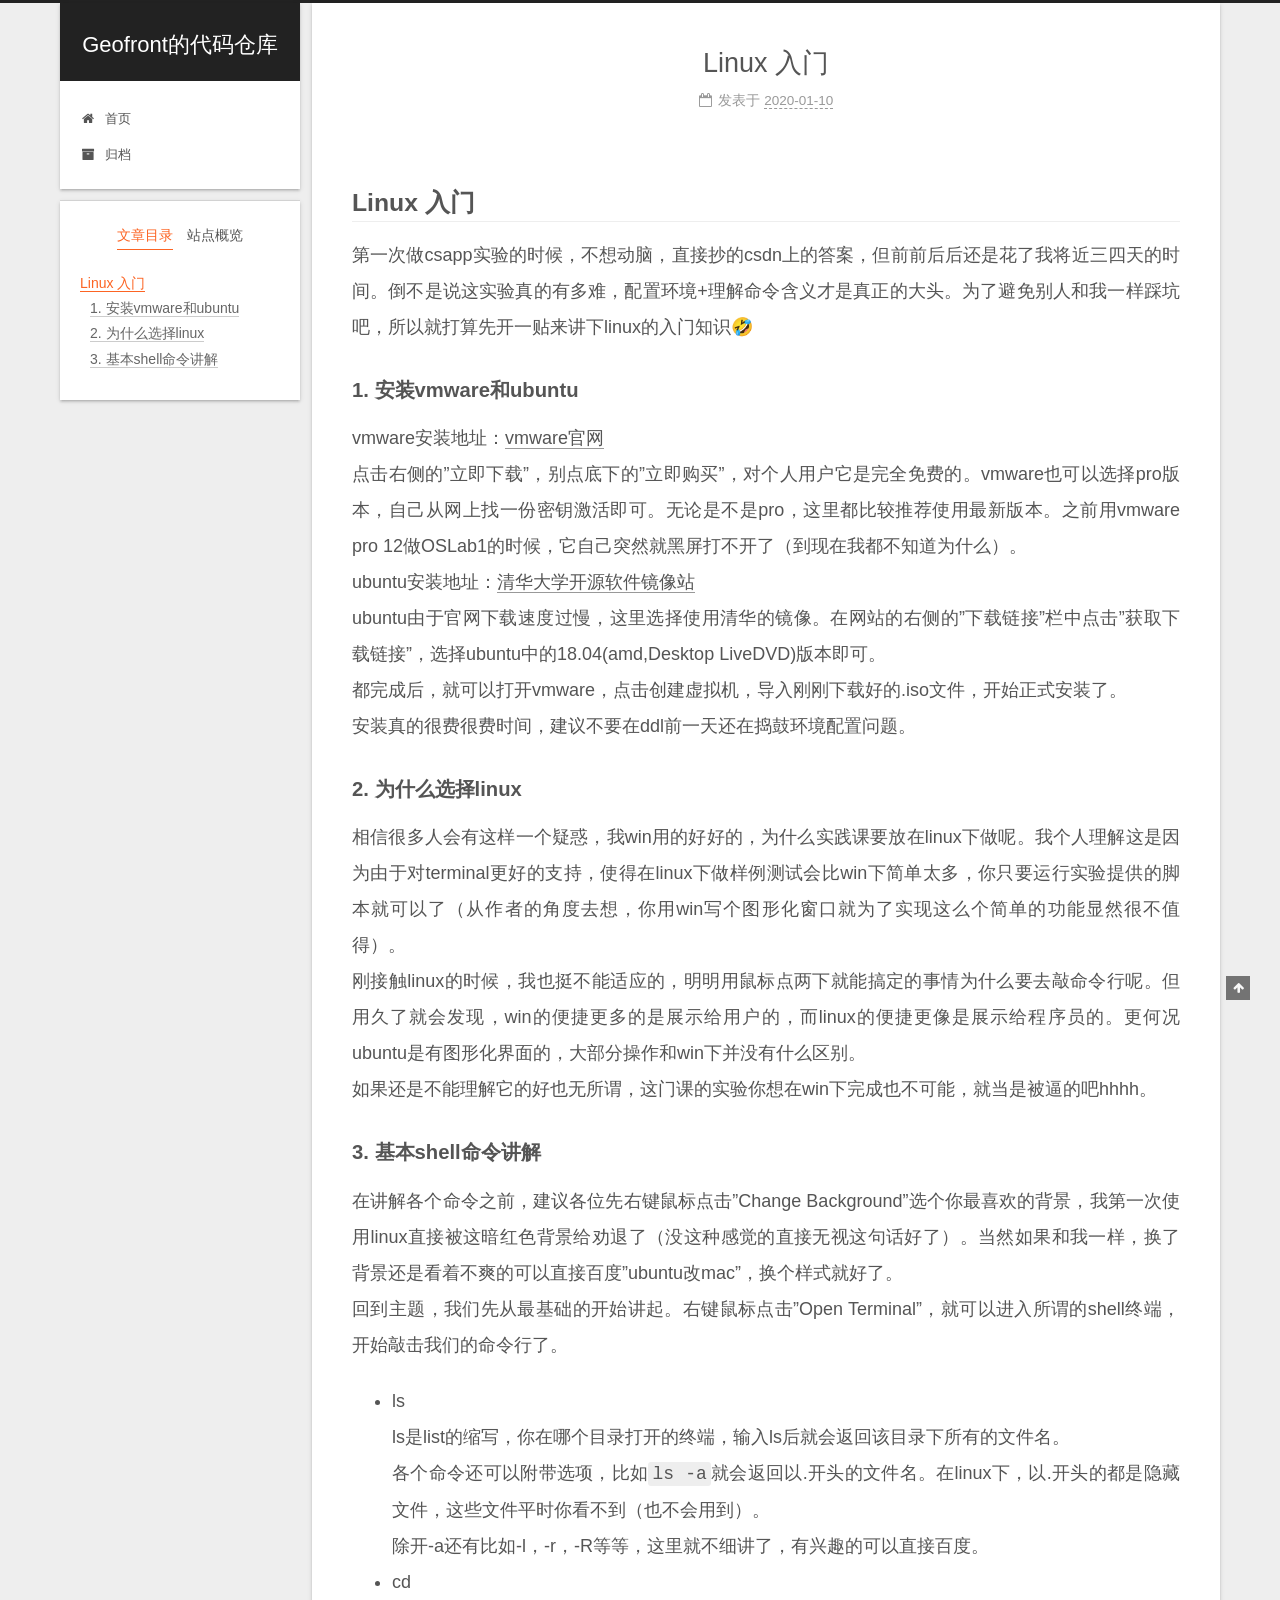
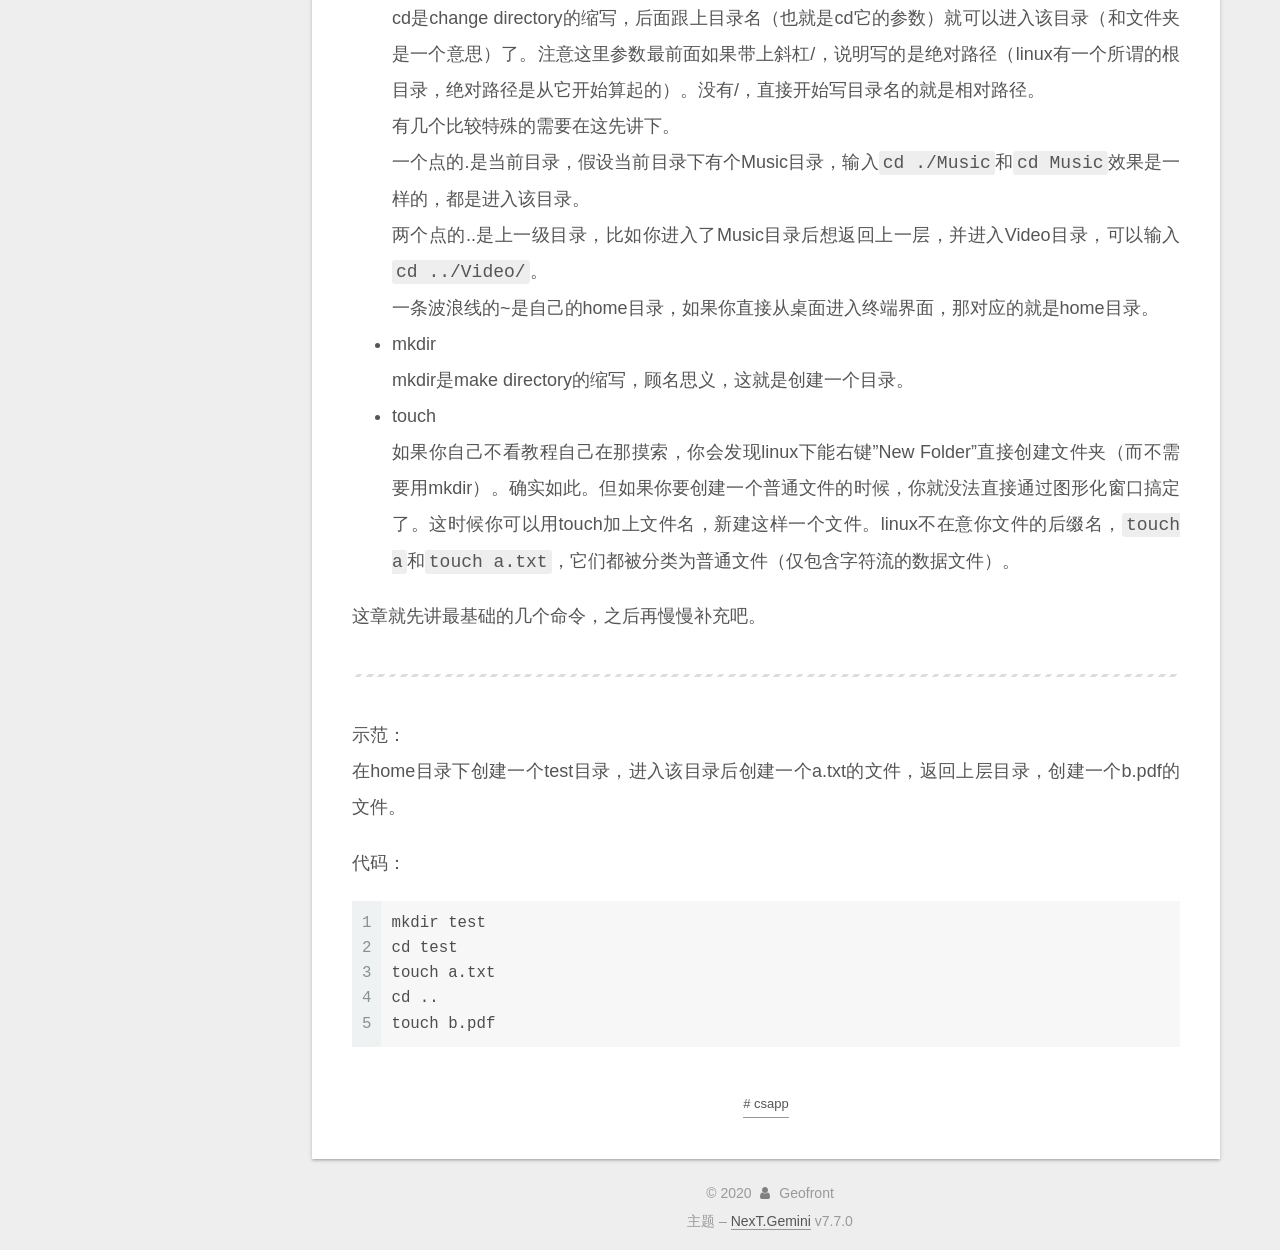
<file: 2020/01/10/Linux 入门/index.html>
<!DOCTYPE html>
<html lang="zh-CN">
<head>
  <meta charset="UTF-8">
<meta name="viewport" content="width=device-width, initial-scale=1, maximum-scale=2">
<meta name="theme-color" content="#222">
<meta name="generator" content="Hexo 4.2.0">
  <link rel="apple-touch-icon" sizes="180x180" href="/images/apple-touch-icon-next.png">
  <link rel="icon" type="image/png" sizes="32x32" href="/images/favicon-32x32-next.png">
  <link rel="icon" type="image/png" sizes="16x16" href="/images/favicon-16x16-next.png">
  <link rel="mask-icon" href="/images/logo.svg" color="#222">

<link rel="stylesheet" href="/css/main.css">


<link rel="stylesheet" href="/lib/font-awesome/css/font-awesome.min.css">


<script id="hexo-configurations">
  var NexT = window.NexT || {};
  var CONFIG = {
    hostname: new URL('http://yoursite.com').hostname,
    root: '/',
    scheme: 'Gemini',
    version: '7.7.0',
    exturl: false,
    sidebar: {"position":"left","display":"post","padding":18,"offset":12,"onmobile":false},
    copycode: {"enable":false,"show_result":false,"style":null},
    back2top: {"enable":true,"sidebar":false,"scrollpercent":false},
    bookmark: {"enable":false,"color":"#222","save":"auto"},
    fancybox: false,
    mediumzoom: false,
    lazyload: false,
    pangu: false,
    comments: {"style":"tabs","active":null,"storage":true,"lazyload":false,"nav":null},
    algolia: {
      appID: '',
      apiKey: '',
      indexName: '',
      hits: {"per_page":10},
      labels: {"input_placeholder":"Search for Posts","hits_empty":"We didn't find any results for the search: ${query}","hits_stats":"${hits} results found in ${time} ms"}
    },
    localsearch: {"enable":false,"trigger":"auto","top_n_per_article":1,"unescape":false,"preload":false},
    path: '',
    motion: {"enable":true,"async":false,"transition":{"post_block":"fadeIn","post_header":"slideDownIn","post_body":"slideDownIn","coll_header":"slideLeftIn","sidebar":"slideUpIn"}}
  };
</script>

  <meta name="description" content="Linux 入门第一次做csapp实验的时候，不想动脑，直接抄的csdn上的答案，但前前后后还是花了我将近三四天的时间。倒不是说这实验真的有多难，配置环境+理解命令含义才是真正的大头。为了避免别人和我一样踩坑吧，所以就打算先开一贴来讲下linux的入门知识🤣️">
<meta property="og:type" content="article">
<meta property="og:title" content="Linux 入门">
<meta property="og:url" content="http://yoursite.com/2020/01/10/Linux%20%E5%85%A5%E9%97%A8/index.html">
<meta property="og:site_name" content="Geofront的代码仓库">
<meta property="og:description" content="Linux 入门第一次做csapp实验的时候，不想动脑，直接抄的csdn上的答案，但前前后后还是花了我将近三四天的时间。倒不是说这实验真的有多难，配置环境+理解命令含义才是真正的大头。为了避免别人和我一样踩坑吧，所以就打算先开一贴来讲下linux的入门知识🤣️">
<meta property="og:locale" content="zh_CN">
<meta property="article:published_time" content="2020-01-10T15:03:57.000Z">
<meta property="article:modified_time" content="2020-01-11T07:52:34.210Z">
<meta property="article:author" content="Geofront">
<meta property="article:tag" content="csapp">
<meta name="twitter:card" content="summary">

<link rel="canonical" href="http://yoursite.com/2020/01/10/Linux%20%E5%85%A5%E9%97%A8/">


<script id="page-configurations">
  // https://hexo.io/docs/variables.html
  CONFIG.page = {
    sidebar: "",
    isHome: false,
    isPost: true
  };
</script>

  <title>Linux 入门 | Geofront的代码仓库</title>
  






  <noscript>
  <style>
  .use-motion .brand,
  .use-motion .menu-item,
  .sidebar-inner,
  .use-motion .post-block,
  .use-motion .pagination,
  .use-motion .comments,
  .use-motion .post-header,
  .use-motion .post-body,
  .use-motion .collection-header { opacity: initial; }

  .use-motion .site-title,
  .use-motion .site-subtitle {
    opacity: initial;
    top: initial;
  }

  .use-motion .logo-line-before i { left: initial; }
  .use-motion .logo-line-after i { right: initial; }
  </style>
</noscript>

</head>

<body itemscope itemtype="http://schema.org/WebPage">
  <div class="container use-motion">
    <div class="headband"></div>

    <header class="header" itemscope itemtype="http://schema.org/WPHeader">
      <div class="header-inner"><div class="site-brand-container">
  <div class="site-meta">

    <div>
      <a href="/" class="brand" rel="start">
        <span class="logo-line-before"><i></i></span>
        <span class="site-title">Geofront的代码仓库</span>
        <span class="logo-line-after"><i></i></span>
      </a>
    </div>
  </div>

  <div class="site-nav-toggle">
    <div class="toggle" aria-label="切换导航栏">
      <span class="toggle-line toggle-line-first"></span>
      <span class="toggle-line toggle-line-middle"></span>
      <span class="toggle-line toggle-line-last"></span>
    </div>
  </div>
</div>


<nav class="site-nav">
  
  <ul id="menu" class="menu">
        <li class="menu-item menu-item-home">

    <a href="/" rel="section"><i class="fa fa-fw fa-home"></i>首页</a>

  </li>
        <li class="menu-item menu-item-archives">

    <a href="/archives/" rel="section"><i class="fa fa-fw fa-archive"></i>归档</a>

  </li>
  </ul>

</nav>
</div>
    </header>

    
  <div class="back-to-top">
    <i class="fa fa-arrow-up"></i>
    <span>0%</span>
  </div>


    <main class="main">
      <div class="main-inner">
        <div class="content-wrap">
          

          <div class="content">
            

  <div class="posts-expand">
      
  
  
  <article itemscope itemtype="http://schema.org/Article" class="post-block " lang="zh-CN">
    <link itemprop="mainEntityOfPage" href="http://yoursite.com/2020/01/10/Linux%20%E5%85%A5%E9%97%A8/">

    <span hidden itemprop="author" itemscope itemtype="http://schema.org/Person">
      <meta itemprop="image" content="/images/avatar.gif">
      <meta itemprop="name" content="Geofront">
      <meta itemprop="description" content="">
    </span>

    <span hidden itemprop="publisher" itemscope itemtype="http://schema.org/Organization">
      <meta itemprop="name" content="Geofront的代码仓库">
    </span>
      <header class="post-header">
        <h1 class="post-title" itemprop="name headline">
          Linux 入门
        </h1>

        <div class="post-meta">
            <span class="post-meta-item">
              <span class="post-meta-item-icon">
                <i class="fa fa-calendar-o"></i>
              </span>
              <span class="post-meta-item-text">发表于</span>

              <time title="创建时间：2020-01-10 23:03:57" itemprop="dateCreated datePublished" datetime="2020-01-10T23:03:57+08:00">2020-01-10</time>
            </span>

          

        </div>
      </header>

    
    
    
    <div class="post-body" itemprop="articleBody">

      
        <h2 id="Linux-入门"><a href="#Linux-入门" class="headerlink" title="Linux 入门"></a>Linux 入门</h2><p>第一次做csapp实验的时候，不想动脑，直接抄的csdn上的答案，但前前后后还是花了我将近三四天的时间。倒不是说这实验真的有多难，配置环境+理解命令含义才是真正的大头。为了避免别人和我一样踩坑吧，所以就打算先开一贴来讲下linux的入门知识🤣️</p>
<a id="more"></a>
<h4 id="1-安装vmware和ubuntu"><a href="#1-安装vmware和ubuntu" class="headerlink" title="1. 安装vmware和ubuntu"></a>1. 安装vmware和ubuntu</h4><p>vmware安装地址：<a href="https://www.vmware.com/cn/products/workstation-player.html" target="_blank" rel="noopener">vmware官网</a><br>点击右侧的”立即下载”，别点底下的”立即购买”，对个人用户它是完全免费的。vmware也可以选择pro版本，自己从网上找一份密钥激活即可。无论是不是pro，这里都比较推荐使用最新版本。之前用vmware pro 12做OSLab1的时候，它自己突然就黑屏打不开了（到现在我都不知道为什么）。<br>ubuntu安装地址：<a href="https://mirrors.tuna.tsinghua.edu.cn/" target="_blank" rel="noopener">清华大学开源软件镜像站</a><br>ubuntu由于官网下载速度过慢，这里选择使用清华的镜像。在网站的右侧的”下载链接”栏中点击”获取下载链接”，选择ubuntu中的18.04(amd,Desktop LiveDVD)版本即可。<br>都完成后，就可以打开vmware，点击创建虚拟机，导入刚刚下载好的.iso文件，开始正式安装了。<br>安装真的很费很费时间，建议不要在ddl前一天还在捣鼓环境配置问题。</p>
<h4 id="2-为什么选择linux"><a href="#2-为什么选择linux" class="headerlink" title="2. 为什么选择linux"></a>2. 为什么选择linux</h4><p>相信很多人会有这样一个疑惑，我win用的好好的，为什么实践课要放在linux下做呢。我个人理解这是因为由于对terminal更好的支持，使得在linux下做样例测试会比win下简单太多，你只要运行实验提供的脚本就可以了（从作者的角度去想，你用win写个图形化窗口就为了实现这么个简单的功能显然很不值得）。<br>刚接触linux的时候，我也挺不能适应的，明明用鼠标点两下就能搞定的事情为什么要去敲命令行呢。但用久了就会发现，win的便捷更多的是展示给用户的，而linux的便捷更像是展示给程序员的。更何况ubuntu是有图形化界面的，大部分操作和win下并没有什么区别。<br>如果还是不能理解它的好也无所谓，这门课的实验你想在win下完成也不可能，就当是被逼的吧hhhh。</p>
<h4 id="3-基本shell命令讲解"><a href="#3-基本shell命令讲解" class="headerlink" title="3. 基本shell命令讲解"></a>3. 基本shell命令讲解</h4><p>在讲解各个命令之前，建议各位先右键鼠标点击”Change Background”选个你最喜欢的背景，我第一次使用linux直接被这暗红色背景给劝退了（没这种感觉的直接无视这句话好了）。当然如果和我一样，换了背景还是看着不爽的可以直接百度”ubuntu改mac”，换个样式就好了。<br>回到主题，我们先从最基础的开始讲起。右键鼠标点击”Open Terminal”，就可以进入所谓的shell终端，开始敲击我们的命令行了。</p>
<ul>
<li>ls<br>ls是list的缩写，你在哪个目录打开的终端，输入ls后就会返回该目录下所有的文件名。<br>各个命令还可以附带选项，比如<code>ls -a</code>就会返回以.开头的文件名。在linux下，以.开头的都是隐藏文件，这些文件平时你看不到（也不会用到）。<br>除开-a还有比如-l，-r，-R等等，这里就不细讲了，有兴趣的可以直接百度。</li>
<li>cd<br>cd是change directory的缩写，后面跟上目录名（也就是cd它的参数）就可以进入该目录（和文件夹是一个意思）了。注意这里参数最前面如果带上斜杠/，说明写的是绝对路径（linux有一个所谓的根目录，绝对路径是从它开始算起的）。没有/，直接开始写目录名的就是相对路径。<br>有几个比较特殊的需要在这先讲下。<br>一个点的.是当前目录，假设当前目录下有个Music目录，输入<code>cd ./Music</code>和<code>cd Music</code>效果是一样的，都是进入该目录。<br>两个点的..是上一级目录，比如你进入了Music目录后想返回上一层，并进入Video目录，可以输入<code>cd ../Video/</code>。<br>一条波浪线的~是自己的home目录，如果你直接从桌面进入终端界面，那对应的就是home目录。</li>
<li>mkdir<br>mkdir是make directory的缩写，顾名思义，这就是创建一个目录。</li>
<li>touch<br>如果你自己不看教程自己在那摸索，你会发现linux下能右键”New Folder”直接创建文件夹（而不需要用mkdir）。确实如此。但如果你要创建一个普通文件的时候，你就没法直接通过图形化窗口搞定了。这时候你可以用touch加上文件名，新建这样一个文件。linux不在意你文件的后缀名，<code>touch a</code>和<code>touch a.txt</code>，它们都被分类为普通文件（仅包含字符流的数据文件）。</li>
</ul>
<p>这章就先讲最基础的几个命令，之后再慢慢补充吧。</p>
<hr>
<p>示范：<br>在home目录下创建一个test目录，进入该目录后创建一个a.txt的文件，返回上层目录，创建一个b.pdf的文件。</p>
<p>代码：</p>
<figure class="highlight plain"><table><tr><td class="gutter"><pre><span class="line">1</span><br><span class="line">2</span><br><span class="line">3</span><br><span class="line">4</span><br><span class="line">5</span><br></pre></td><td class="code"><pre><span class="line">mkdir test</span><br><span class="line">cd test</span><br><span class="line">touch a.txt</span><br><span class="line">cd ..</span><br><span class="line">touch b.pdf</span><br></pre></td></tr></table></figure>


    </div>

    
    
    

      <footer class="post-footer">
          <div class="post-tags">
              <a href="/tags/csapp/" rel="tag"># csapp</a>
          </div>

        


        
      </footer>
    
  </article>
  
  
  

  </div>


          </div>
          

<script>
  window.addEventListener('tabs:register', () => {
    let activeClass = CONFIG.comments.activeClass;
    if (CONFIG.comments.storage) {
      activeClass = localStorage.getItem('comments_active') || activeClass;
    }
    if (activeClass) {
      let activeTab = document.querySelector(`a[href="#comment-${activeClass}"]`);
      if (activeTab) {
        activeTab.click();
      }
    }
  });
  if (CONFIG.comments.storage) {
    window.addEventListener('tabs:click', event => {
      if (!event.target.matches('.tabs-comment .tab-content .tab-pane')) return;
      let commentClass = event.target.classList[1];
      localStorage.setItem('comments_active', commentClass);
    });
  }
</script>

        </div>
          
  
  <div class="toggle sidebar-toggle">
    <span class="toggle-line toggle-line-first"></span>
    <span class="toggle-line toggle-line-middle"></span>
    <span class="toggle-line toggle-line-last"></span>
  </div>

  <aside class="sidebar">
    <div class="sidebar-inner">

      <ul class="sidebar-nav motion-element">
        <li class="sidebar-nav-toc">
          文章目录
        </li>
        <li class="sidebar-nav-overview">
          站点概览
        </li>
      </ul>

      <!--noindex-->
      <div class="post-toc-wrap sidebar-panel">
          <div class="post-toc motion-element"><ol class="nav"><li class="nav-item nav-level-2"><a class="nav-link" href="#Linux-入门"><span class="nav-text">Linux 入门</span></a><ol class="nav-child"><li class="nav-item nav-level-4"><a class="nav-link" href="#1-安装vmware和ubuntu"><span class="nav-text">1. 安装vmware和ubuntu</span></a></li><li class="nav-item nav-level-4"><a class="nav-link" href="#2-为什么选择linux"><span class="nav-text">2. 为什么选择linux</span></a></li><li class="nav-item nav-level-4"><a class="nav-link" href="#3-基本shell命令讲解"><span class="nav-text">3. 基本shell命令讲解</span></a></li></ol></li></ol></li></ol></div>
      </div>
      <!--/noindex-->

      <div class="site-overview-wrap sidebar-panel">
        <div class="site-author motion-element" itemprop="author" itemscope itemtype="http://schema.org/Person">
    <img class="site-author-image" itemprop="image" alt="Geofront"
      src="/images/avatar.gif">
  <p class="site-author-name" itemprop="name">Geofront</p>
  <div class="site-description" itemprop="description"></div>
</div>
<div class="site-state-wrap motion-element">
  <nav class="site-state">
      <div class="site-state-item site-state-posts">
          <a href="/archives/">
        
          <span class="site-state-item-count">1</span>
          <span class="site-state-item-name">日志</span>
        </a>
      </div>
      <div class="site-state-item site-state-tags">
        <span class="site-state-item-count">1</span>
        <span class="site-state-item-name">标签</span>
      </div>
  </nav>
</div>



      </div>

    </div>
  </aside>
  <div id="sidebar-dimmer"></div>


      </div>
    </main>

    <footer class="footer">
      <div class="footer-inner">
        

<div class="copyright">
  
  &copy; 
  <span itemprop="copyrightYear">2020</span>
  <span class="with-love">
    <i class="fa fa-user"></i>
  </span>
  <span class="author" itemprop="copyrightHolder">Geofront</span>
</div>
  <div class="theme-info">主题 – <a href="https://theme-next.org/" class="theme-link" rel="noopener" target="_blank">NexT.Gemini</a> v7.7.0
  </div>

        








      </div>
    </footer>
  </div>

  
  <script src="/lib/anime.min.js"></script>
  <script src="/lib/velocity/velocity.min.js"></script>
  <script src="/lib/velocity/velocity.ui.min.js"></script>

<script src="/js/utils.js"></script>

<script src="/js/motion.js"></script>


<script src="/js/schemes/pisces.js"></script>


<script src="/js/next-boot.js"></script>




  















  

  

</body>
</html>
</file>
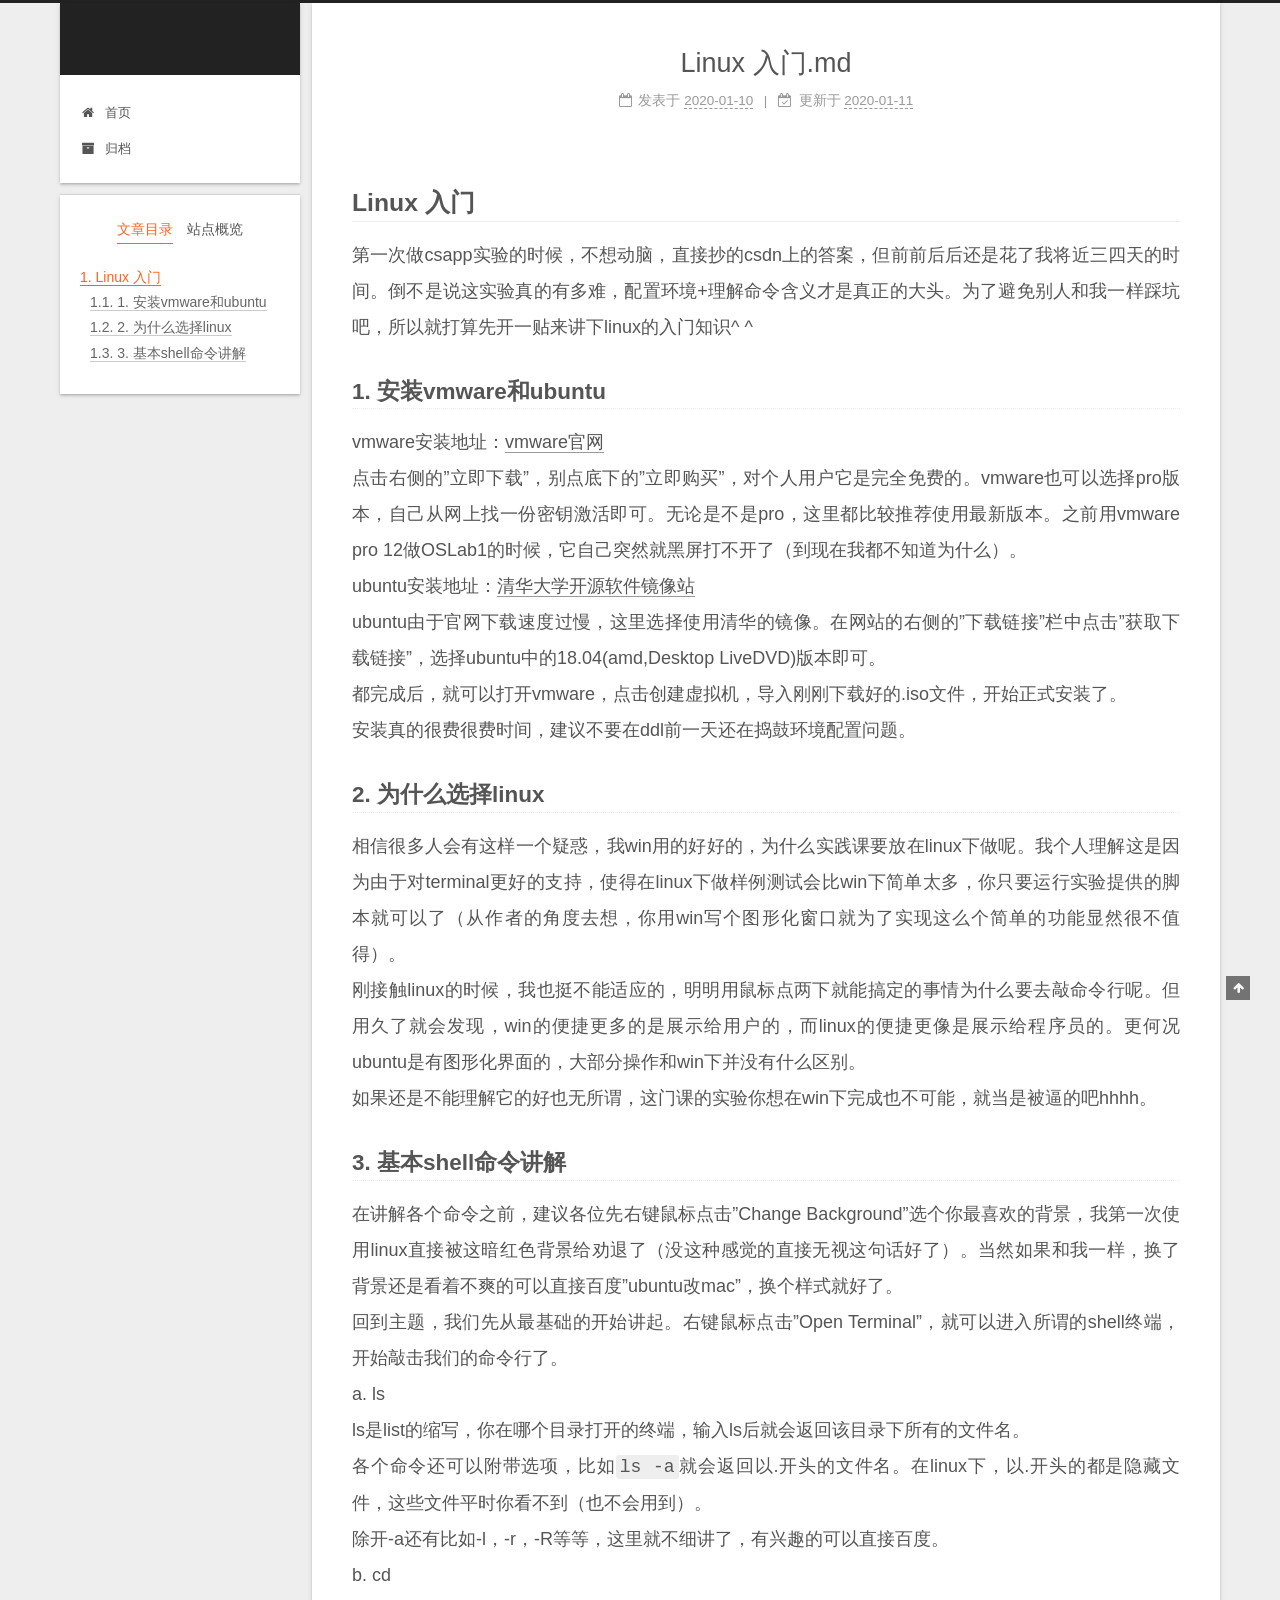
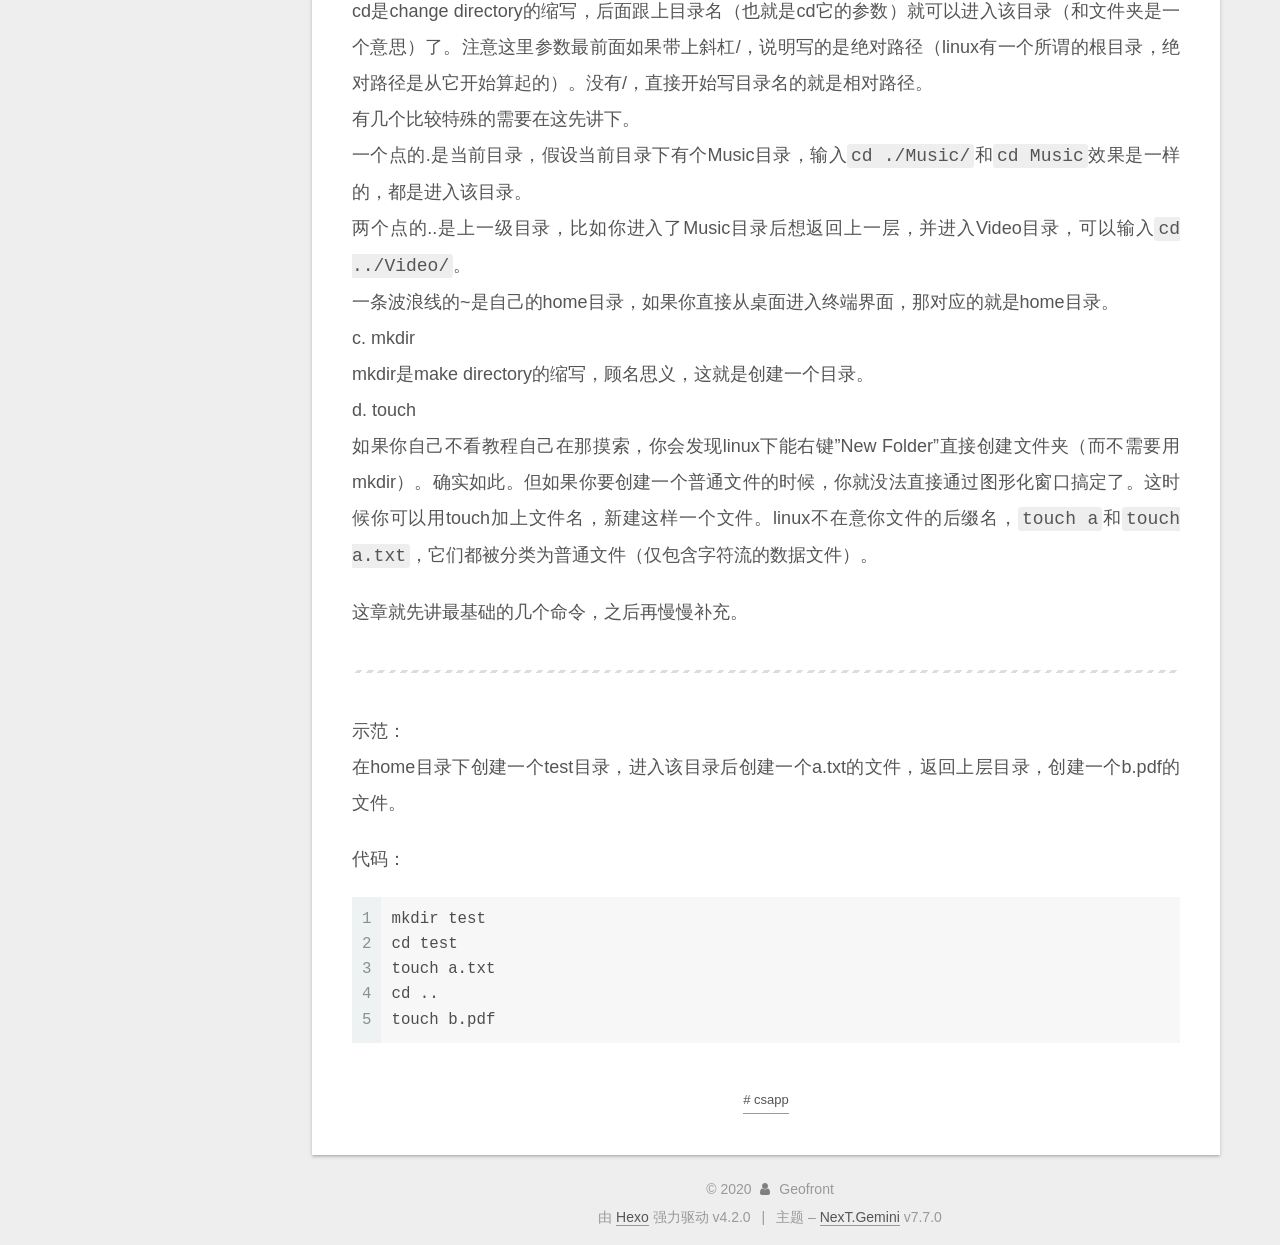
<file: 2020/01/10/Linux-入门-md/index.html>
<!DOCTYPE html>
<html lang="zh-CN">
<head>
  <meta charset="UTF-8">
<meta name="viewport" content="width=device-width, initial-scale=1, maximum-scale=2">
<meta name="theme-color" content="#222">
<meta name="generator" content="Hexo 4.2.0">
  <link rel="apple-touch-icon" sizes="180x180" href="/images/apple-touch-icon-next.png">
  <link rel="icon" type="image/png" sizes="32x32" href="/images/favicon-32x32-next.png">
  <link rel="icon" type="image/png" sizes="16x16" href="/images/favicon-16x16-next.png">
  <link rel="mask-icon" href="/images/logo.svg" color="#222">

<link rel="stylesheet" href="/css/main.css">


<link rel="stylesheet" href="/lib/font-awesome/css/font-awesome.min.css">


<script id="hexo-configurations">
  var NexT = window.NexT || {};
  var CONFIG = {
    hostname: new URL('http://yoursite.com').hostname,
    root: '/',
    scheme: 'Gemini',
    version: '7.7.0',
    exturl: false,
    sidebar: {"position":"left","display":"post","padding":18,"offset":12,"onmobile":false},
    copycode: {"enable":false,"show_result":false,"style":null},
    back2top: {"enable":true,"sidebar":false,"scrollpercent":false},
    bookmark: {"enable":false,"color":"#222","save":"auto"},
    fancybox: false,
    mediumzoom: false,
    lazyload: false,
    pangu: false,
    comments: {"style":"tabs","active":null,"storage":true,"lazyload":false,"nav":null},
    algolia: {
      appID: '',
      apiKey: '',
      indexName: '',
      hits: {"per_page":10},
      labels: {"input_placeholder":"Search for Posts","hits_empty":"We didn't find any results for the search: ${query}","hits_stats":"${hits} results found in ${time} ms"}
    },
    localsearch: {"enable":false,"trigger":"auto","top_n_per_article":1,"unescape":false,"preload":false},
    path: '',
    motion: {"enable":true,"async":false,"transition":{"post_block":"fadeIn","post_header":"slideDownIn","post_body":"slideDownIn","coll_header":"slideLeftIn","sidebar":"slideUpIn"}}
  };
</script>

  <meta name="description" content="Linux 入门第一次做csapp实验的时候，不想动脑，直接抄的csdn上的答案，但前前后后还是花了我将近三四天的时间。倒不是说这实验真的有多难，配置环境+理解命令含义才是真正的大头。为了避免别人和我一样踩坑吧，所以就打算先开一贴来讲下linux的入门知识^ ^">
<meta property="og:type" content="article">
<meta property="og:title" content="Linux 入门.md">
<meta property="og:url" content="http://yoursite.com/2020/01/10/Linux-%E5%85%A5%E9%97%A8-md/index.html">
<meta property="og:site_name" content="">
<meta property="og:description" content="Linux 入门第一次做csapp实验的时候，不想动脑，直接抄的csdn上的答案，但前前后后还是花了我将近三四天的时间。倒不是说这实验真的有多难，配置环境+理解命令含义才是真正的大头。为了避免别人和我一样踩坑吧，所以就打算先开一贴来讲下linux的入门知识^ ^">
<meta property="og:locale" content="zh_CN">
<meta property="article:published_time" content="2020-01-10T15:03:57.000Z">
<meta property="article:modified_time" content="2020-01-11T04:53:23.685Z">
<meta property="article:author" content="Geofront">
<meta property="article:tag" content="csapp">
<meta name="twitter:card" content="summary">

<link rel="canonical" href="http://yoursite.com/2020/01/10/Linux-%E5%85%A5%E9%97%A8-md/">


<script id="page-configurations">
  // https://hexo.io/docs/variables.html
  CONFIG.page = {
    sidebar: "",
    isHome: false,
    isPost: true
  };
</script>

  <title>Linux 入门.md | </title>
  






  <noscript>
  <style>
  .use-motion .brand,
  .use-motion .menu-item,
  .sidebar-inner,
  .use-motion .post-block,
  .use-motion .pagination,
  .use-motion .comments,
  .use-motion .post-header,
  .use-motion .post-body,
  .use-motion .collection-header { opacity: initial; }

  .use-motion .site-title,
  .use-motion .site-subtitle {
    opacity: initial;
    top: initial;
  }

  .use-motion .logo-line-before i { left: initial; }
  .use-motion .logo-line-after i { right: initial; }
  </style>
</noscript>

</head>

<body itemscope itemtype="http://schema.org/WebPage">
  <div class="container use-motion">
    <div class="headband"></div>

    <header class="header" itemscope itemtype="http://schema.org/WPHeader">
      <div class="header-inner"><div class="site-brand-container">
  <div class="site-meta">

    <div>
      <a href="/" class="brand" rel="start">
        <span class="logo-line-before"><i></i></span>
        <span class="site-title"></span>
        <span class="logo-line-after"><i></i></span>
      </a>
    </div>
  </div>

  <div class="site-nav-toggle">
    <div class="toggle" aria-label="切换导航栏">
      <span class="toggle-line toggle-line-first"></span>
      <span class="toggle-line toggle-line-middle"></span>
      <span class="toggle-line toggle-line-last"></span>
    </div>
  </div>
</div>


<nav class="site-nav">
  
  <ul id="menu" class="menu">
        <li class="menu-item menu-item-home">

    <a href="/" rel="section"><i class="fa fa-fw fa-home"></i>首页</a>

  </li>
        <li class="menu-item menu-item-archives">

    <a href="/archives/" rel="section"><i class="fa fa-fw fa-archive"></i>归档</a>

  </li>
  </ul>

</nav>
</div>
    </header>

    
  <div class="back-to-top">
    <i class="fa fa-arrow-up"></i>
    <span>0%</span>
  </div>


    <main class="main">
      <div class="main-inner">
        <div class="content-wrap">
          

          <div class="content">
            

  <div class="posts-expand">
      
  
  
  <article itemscope itemtype="http://schema.org/Article" class="post-block " lang="zh-CN">
    <link itemprop="mainEntityOfPage" href="http://yoursite.com/2020/01/10/Linux-%E5%85%A5%E9%97%A8-md/">

    <span hidden itemprop="author" itemscope itemtype="http://schema.org/Person">
      <meta itemprop="image" content="/images/avatar.gif">
      <meta itemprop="name" content="Geofront">
      <meta itemprop="description" content="">
    </span>

    <span hidden itemprop="publisher" itemscope itemtype="http://schema.org/Organization">
      <meta itemprop="name" content="">
    </span>
      <header class="post-header">
        <h1 class="post-title" itemprop="name headline">
          Linux 入门.md
        </h1>

        <div class="post-meta">
            <span class="post-meta-item">
              <span class="post-meta-item-icon">
                <i class="fa fa-calendar-o"></i>
              </span>
              <span class="post-meta-item-text">发表于</span>

              <time title="创建时间：2020-01-10 23:03:57" itemprop="dateCreated datePublished" datetime="2020-01-10T23:03:57+08:00">2020-01-10</time>
            </span>
              <span class="post-meta-item">
                <span class="post-meta-item-icon">
                  <i class="fa fa-calendar-check-o"></i>
                </span>
                <span class="post-meta-item-text">更新于</span>
                <time title="修改时间：2020-01-11 12:53:23" itemprop="dateModified" datetime="2020-01-11T12:53:23+08:00">2020-01-11</time>
              </span>

          

        </div>
      </header>

    
    
    
    <div class="post-body" itemprop="articleBody">

      
        <h2 id="Linux-入门"><a href="#Linux-入门" class="headerlink" title="Linux 入门"></a>Linux 入门</h2><p>第一次做csapp实验的时候，不想动脑，直接抄的csdn上的答案，但前前后后还是花了我将近三四天的时间。倒不是说这实验真的有多难，配置环境+理解命令含义才是真正的大头。为了避免别人和我一样踩坑吧，所以就打算先开一贴来讲下linux的入门知识^ ^</p>
<a id="more"></a>

<h3 id="1-安装vmware和ubuntu"><a href="#1-安装vmware和ubuntu" class="headerlink" title="1. 安装vmware和ubuntu"></a>1. 安装vmware和ubuntu</h3><p>vmware安装地址：<a href="https://www.vmware.com/cn/products/workstation-player.html" target="_blank" rel="noopener">vmware官网</a><br>点击右侧的”立即下载”，别点底下的”立即购买”，对个人用户它是完全免费的。vmware也可以选择pro版本，自己从网上找一份密钥激活即可。无论是不是pro，这里都比较推荐使用最新版本。之前用vmware pro 12做OSLab1的时候，它自己突然就黑屏打不开了（到现在我都不知道为什么）。<br>ubuntu安装地址：<a href="https://mirrors.tuna.tsinghua.edu.cn/" target="_blank" rel="noopener">清华大学开源软件镜像站</a><br>ubuntu由于官网下载速度过慢，这里选择使用清华的镜像。在网站的右侧的”下载链接”栏中点击”获取下载链接”，选择ubuntu中的18.04(amd,Desktop LiveDVD)版本即可。<br>都完成后，就可以打开vmware，点击创建虚拟机，导入刚刚下载好的.iso文件，开始正式安装了。<br>安装真的很费很费时间，建议不要在ddl前一天还在捣鼓环境配置问题。</p>
<h3 id="2-为什么选择linux"><a href="#2-为什么选择linux" class="headerlink" title="2. 为什么选择linux"></a>2. 为什么选择linux</h3><p>相信很多人会有这样一个疑惑，我win用的好好的，为什么实践课要放在linux下做呢。我个人理解这是因为由于对terminal更好的支持，使得在linux下做样例测试会比win下简单太多，你只要运行实验提供的脚本就可以了（从作者的角度去想，你用win写个图形化窗口就为了实现这么个简单的功能显然很不值得）。<br>刚接触linux的时候，我也挺不能适应的，明明用鼠标点两下就能搞定的事情为什么要去敲命令行呢。但用久了就会发现，win的便捷更多的是展示给用户的，而linux的便捷更像是展示给程序员的。更何况ubuntu是有图形化界面的，大部分操作和win下并没有什么区别。<br>如果还是不能理解它的好也无所谓，这门课的实验你想在win下完成也不可能，就当是被逼的吧hhhh。</p>
<h3 id="3-基本shell命令讲解"><a href="#3-基本shell命令讲解" class="headerlink" title="3. 基本shell命令讲解"></a>3. 基本shell命令讲解</h3><p>在讲解各个命令之前，建议各位先右键鼠标点击”Change Background”选个你最喜欢的背景，我第一次使用linux直接被这暗红色背景给劝退了（没这种感觉的直接无视这句话好了）。当然如果和我一样，换了背景还是看着不爽的可以直接百度”ubuntu改mac”，换个样式就好了。<br>回到主题，我们先从最基础的开始讲起。右键鼠标点击”Open Terminal”，就可以进入所谓的shell终端，开始敲击我们的命令行了。<br>    a. ls<br>    ls是list的缩写，你在哪个目录打开的终端，输入ls后就会返回该目录下所有的文件名。<br>    各个命令还可以附带选项，比如<code>ls -a</code>就会返回以.开头的文件名。在linux下，以.开头的都是隐藏文件，这些文件平时你看不到（也不会用到）。<br>    除开-a还有比如-l，-r，-R等等，这里就不细讲了，有兴趣的可以直接百度。<br>    b. cd<br>    cd是change directory的缩写，后面跟上目录名（也就是cd它的参数）就可以进入该目录（和文件夹是一个意思）了。注意这里参数最前面如果带上斜杠/，说明写的是绝对路径（linux有一个所谓的根目录，绝对路径是从它开始算起的）。没有/，直接开始写目录名的就是相对路径。<br>    有几个比较特殊的需要在这先讲下。<br>    一个点的.是当前目录，假设当前目录下有个Music目录，输入<code>cd ./Music/</code>和<code>cd Music</code>效果是一样的，都是进入该目录。<br>    两个点的..是上一级目录，比如你进入了Music目录后想返回上一层，并进入Video目录，可以输入<code>cd ../Video/</code>。<br>    一条波浪线的~是自己的home目录，如果你直接从桌面进入终端界面，那对应的就是home目录。<br>    c. mkdir<br>    mkdir是make directory的缩写，顾名思义，这就是创建一个目录。<br>    d. touch<br>    如果你自己不看教程自己在那摸索，你会发现linux下能右键”New Folder”直接创建文件夹（而不需要用mkdir）。确实如此。但如果你要创建一个普通文件的时候，你就没法直接通过图形化窗口搞定了。这时候你可以用touch加上文件名，新建这样一个文件。linux不在意你文件的后缀名，<code>touch a</code>和<code>touch a.txt</code>，它们都被分类为普通文件（仅包含字符流的数据文件）。</p>
<p>这章就先讲最基础的几个命令，之后再慢慢补充。</p>
<hr>
<p>示范：<br>在home目录下创建一个test目录，进入该目录后创建一个a.txt的文件，返回上层目录，创建一个b.pdf的文件。</p>
<p>代码：</p>
<figure class="highlight plain"><table><tr><td class="gutter"><pre><span class="line">1</span><br><span class="line">2</span><br><span class="line">3</span><br><span class="line">4</span><br><span class="line">5</span><br></pre></td><td class="code"><pre><span class="line">mkdir test</span><br><span class="line">cd test</span><br><span class="line">touch a.txt</span><br><span class="line">cd ..</span><br><span class="line">touch b.pdf</span><br></pre></td></tr></table></figure>


    </div>

    
    
    

      <footer class="post-footer">
          <div class="post-tags">
              <a href="/tags/csapp/" rel="tag"># csapp</a>
          </div>

        


        
      </footer>
    
  </article>
  
  
  

  </div>


          </div>
          

<script>
  window.addEventListener('tabs:register', () => {
    let activeClass = CONFIG.comments.activeClass;
    if (CONFIG.comments.storage) {
      activeClass = localStorage.getItem('comments_active') || activeClass;
    }
    if (activeClass) {
      let activeTab = document.querySelector(`a[href="#comment-${activeClass}"]`);
      if (activeTab) {
        activeTab.click();
      }
    }
  });
  if (CONFIG.comments.storage) {
    window.addEventListener('tabs:click', event => {
      if (!event.target.matches('.tabs-comment .tab-content .tab-pane')) return;
      let commentClass = event.target.classList[1];
      localStorage.setItem('comments_active', commentClass);
    });
  }
</script>

        </div>
          
  
  <div class="toggle sidebar-toggle">
    <span class="toggle-line toggle-line-first"></span>
    <span class="toggle-line toggle-line-middle"></span>
    <span class="toggle-line toggle-line-last"></span>
  </div>

  <aside class="sidebar">
    <div class="sidebar-inner">

      <ul class="sidebar-nav motion-element">
        <li class="sidebar-nav-toc">
          文章目录
        </li>
        <li class="sidebar-nav-overview">
          站点概览
        </li>
      </ul>

      <!--noindex-->
      <div class="post-toc-wrap sidebar-panel">
          <div class="post-toc motion-element"><ol class="nav"><li class="nav-item nav-level-2"><a class="nav-link" href="#Linux-入门"><span class="nav-number">1.</span> <span class="nav-text">Linux 入门</span></a><ol class="nav-child"><li class="nav-item nav-level-3"><a class="nav-link" href="#1-安装vmware和ubuntu"><span class="nav-number">1.1.</span> <span class="nav-text">1. 安装vmware和ubuntu</span></a></li><li class="nav-item nav-level-3"><a class="nav-link" href="#2-为什么选择linux"><span class="nav-number">1.2.</span> <span class="nav-text">2. 为什么选择linux</span></a></li><li class="nav-item nav-level-3"><a class="nav-link" href="#3-基本shell命令讲解"><span class="nav-number">1.3.</span> <span class="nav-text">3. 基本shell命令讲解</span></a></li></ol></li></ol></div>
      </div>
      <!--/noindex-->

      <div class="site-overview-wrap sidebar-panel">
        <div class="site-author motion-element" itemprop="author" itemscope itemtype="http://schema.org/Person">
    <img class="site-author-image" itemprop="image" alt="Geofront"
      src="/images/avatar.gif">
  <p class="site-author-name" itemprop="name">Geofront</p>
  <div class="site-description" itemprop="description"></div>
</div>
<div class="site-state-wrap motion-element">
  <nav class="site-state">
      <div class="site-state-item site-state-posts">
          <a href="/archives/">
        
          <span class="site-state-item-count">1</span>
          <span class="site-state-item-name">日志</span>
        </a>
      </div>
      <div class="site-state-item site-state-tags">
        <span class="site-state-item-count">1</span>
        <span class="site-state-item-name">标签</span>
      </div>
  </nav>
</div>



      </div>

    </div>
  </aside>
  <div id="sidebar-dimmer"></div>


      </div>
    </main>

    <footer class="footer">
      <div class="footer-inner">
        

<div class="copyright">
  
  &copy; 
  <span itemprop="copyrightYear">2020</span>
  <span class="with-love">
    <i class="fa fa-user"></i>
  </span>
  <span class="author" itemprop="copyrightHolder">Geofront</span>
</div>
  <div class="powered-by">由 <a href="https://hexo.io/" class="theme-link" rel="noopener" target="_blank">Hexo</a> 强力驱动 v4.2.0
  </div>
  <span class="post-meta-divider">|</span>
  <div class="theme-info">主题 – <a href="https://theme-next.org/" class="theme-link" rel="noopener" target="_blank">NexT.Gemini</a> v7.7.0
  </div>

        








      </div>
    </footer>
  </div>

  
  <script src="/lib/anime.min.js"></script>
  <script src="/lib/velocity/velocity.min.js"></script>
  <script src="/lib/velocity/velocity.ui.min.js"></script>

<script src="/js/utils.js"></script>

<script src="/js/motion.js"></script>


<script src="/js/schemes/pisces.js"></script>


<script src="/js/next-boot.js"></script>




  















  

  

</body>
</html>
</file>
<file: css/main.css>
html {
  line-height: 1.15; /* 1 */
  -webkit-text-size-adjust: 100%; /* 2 */
}
body {
  margin: 0;
}
main {
  display: block;
}
h1 {
  font-size: 2em;
  margin: 0.67em 0;
}
hr {
  box-sizing: content-box; /* 1 */
  height: 0; /* 1 */
  overflow: visible; /* 2 */
}
pre {
  font-family: monospace, monospace; /* 1 */
  font-size: 1em; /* 2 */
}
a {
  background: transparent;
}
abbr[title] {
  border-bottom: none; /* 1 */
  text-decoration: underline; /* 2 */
  text-decoration: underline dotted; /* 2 */
}
b,
strong {
  font-weight: bolder;
}
code,
kbd,
samp {
  font-family: monospace, monospace; /* 1 */
  font-size: 1em; /* 2 */
}
small {
  font-size: 80%;
}
sub,
sup {
  font-size: 75%;
  line-height: 0;
  position: relative;
  vertical-align: baseline;
}
sub {
  bottom: -0.25em;
}
sup {
  top: -0.5em;
}
img {
  border-style: none;
}
button,
input,
optgroup,
select,
textarea {
  font-family: inherit; /* 1 */
  font-size: 100%; /* 1 */
  line-height: 1.15; /* 1 */
  margin: 0; /* 2 */
}
button,
input {
/* 1 */
  overflow: visible;
}
button,
select {
/* 1 */
  text-transform: none;
}
button,
[type='button'],
[type='reset'],
[type='submit'] {
  -webkit-appearance: button;
}
button::-moz-focus-inner,
[type='button']::-moz-focus-inner,
[type='reset']::-moz-focus-inner,
[type='submit']::-moz-focus-inner {
  border-style: none;
  padding: 0;
}
button:-moz-focusring,
[type='button']:-moz-focusring,
[type='reset']:-moz-focusring,
[type='submit']:-moz-focusring {
  outline: 1px dotted ButtonText;
}
fieldset {
  padding: 0.35em 0.75em 0.625em;
}
legend {
  box-sizing: border-box; /* 1 */
  color: inherit; /* 2 */
  display: table; /* 1 */
  max-width: 100%; /* 1 */
  padding: 0; /* 3 */
  white-space: normal; /* 1 */
}
progress {
  vertical-align: baseline;
}
textarea {
  overflow: auto;
}
[type='checkbox'],
[type='radio'] {
  box-sizing: border-box; /* 1 */
  padding: 0; /* 2 */
}
[type='number']::-webkit-inner-spin-button,
[type='number']::-webkit-outer-spin-button {
  height: auto;
}
[type='search'] {
  outline-offset: -2px; /* 2 */
  -webkit-appearance: textfield; /* 1 */
}
[type='search']::-webkit-search-decoration {
  -webkit-appearance: none;
}
::-webkit-file-upload-button {
  font: inherit; /* 2 */
  -webkit-appearance: button; /* 1 */
}
details {
  display: block;
}
summary {
  display: list-item;
}
template {
  display: none;
}
[hidden] {
  display: none;
}
::selection {
  background: #262a30;
  color: #fff;
}
html,
body {
  height: 100%;
}
body {
  background: #eee;
  color: #555;
  font-family: 'Lato', "PingFang SC", "Microsoft YaHei", sans-serif;
  font-size: 1em;
  line-height: 2;
}
@media (max-width: 991px) {
  body {
    padding-left: 0 !important;
    padding-right: 0 !important;
  }
}
h1,
h2,
h3,
h4,
h5,
h6 {
  font-family: 'Lato', "PingFang SC", "Microsoft YaHei", sans-serif;
  font-weight: bold;
  line-height: 1.5;
  margin: 20px 0 15px;
}
h1 {
  font-size: 1.5em;
}
h2 {
  font-size: 1.375em;
}
h3 {
  font-size: 1.25em;
}
h4 {
  font-size: 1.125em;
}
h5 {
  font-size: 1em;
}
h6 {
  font-size: 0.875em;
}
p {
  margin: 0 0 20px 0;
}
a,
span.exturl {
  border-bottom: 1px solid #999;
  color: #555;
  outline: 0;
  text-decoration: none;
  overflow-wrap: break-word;
  word-wrap: break-word;
  cursor: pointer;
}
a:hover,
span.exturl:hover {
  border-bottom-color: #222;
  color: #222;
}
iframe,
img,
video {
  display: block;
  margin-left: auto;
  margin-right: auto;
  max-width: 100%;
}
hr {
  background-color: #ddd;
  background-image: repeating-linear-gradient(-45deg, #fff, #fff 4px, transparent 4px, transparent 8px);
  border: 0;
  height: 3px;
  margin: 40px 0;
}
blockquote {
  border-left: 4px solid #ddd;
  color: #666;
  margin: 0;
  padding: 0 15px;
}
blockquote cite::before {
  content: '-';
  padding: 0 5px;
}
dt {
  font-weight: 700;
}
dd {
  margin: 0;
  padding: 0;
}
kbd {
  background-color: #f5f5f5;
  background-image: linear-gradient(#eee, #fff, #eee);
  border: 1px solid #ccc;
  border-radius: 0.2em;
  box-shadow: 0.1em 0.1em 0.2em rgba(0,0,0,0.1);
  font-family: inherit;
  padding: 0.1em 0.3em;
  white-space: nowrap;
}
.table-container {
  -webkit-overflow-scrolling: touch;
  overflow: auto;
}
table {
  border-collapse: collapse;
  border-spacing: 0;
  font-size: 0.875em;
  margin: 0 0 20px 0;
  width: 100%;
}
tbody tr:nth-of-type(odd) {
  background: #f9f9f9;
}
tbody tr:hover {
  background: #f5f5f5;
}
caption,
th,
td {
  font-weight: normal;
  padding: 8px;
  text-align: left;
  vertical-align: middle;
}
th,
td {
  border: 1px solid #ddd;
  border-bottom: 3px solid #ddd;
}
th {
  font-weight: 700;
  padding-bottom: 10px;
}
td {
  border-bottom-width: 1px;
}
.btn {
  background: #fff;
  border: 2px solid #555;
  border-radius: 2px;
  color: #555;
  display: inline-block;
  font-size: 0.875em;
  line-height: 2;
  padding: 0 20px;
  text-decoration: none;
  transition-property: background-color;
  transition-delay: 0s;
  transition-duration: 0.2s;
  transition-timing-function: ease-in-out;
}
.btn:hover {
  background: #222;
  border-color: #222;
  color: #fff;
}
.btn + .btn {
  margin: 0 0 8px 8px;
}
.btn .fa-fw {
  text-align: left;
  width: 1.285714285714286em;
}
.toggle {
  line-height: 0;
}
.toggle .toggle-line {
  background: #fff;
  display: inline-block;
  height: 2px;
  left: 0;
  position: relative;
  top: 0;
  transition: all 0.4s;
  vertical-align: top;
  width: 100%;
}
.toggle .toggle-line:not(:first-child) {
  margin-top: 3px;
}
.toggle.toggle-arrow .toggle-line-first {
  left: 50%;
  top: 2px;
  transform: rotate(45deg);
  width: 50%;
}
.toggle.toggle-arrow .toggle-line-middle {
  left: 2px;
  width: 90%;
}
.toggle.toggle-arrow .toggle-line-last {
  left: 50%;
  top: -2px;
  transform: rotate(-45deg);
  width: 50%;
}
.toggle.toggle-close .toggle-line-first {
  transform: rotate(-45deg);
  top: 5px;
}
.toggle.toggle-close .toggle-line-middle {
  opacity: 0;
}
.toggle.toggle-close .toggle-line-last {
  transform: rotate(45deg);
  top: -5px;
}
.highlight,
pre {
  background: #f7f7f7;
  color: #4d4d4c;
  line-height: 1.6;
  margin: 0 auto 20px;
}
pre,
code {
  font-family: consolas, Menlo, monospace, "PingFang SC", "Microsoft YaHei";
}
code {
  background: #eee;
  border-radius: 3px;
  color: #555;
  padding: 2px 4px;
  overflow-wrap: break-word;
  word-wrap: break-word;
}
.highlight *::selection {
  background: #d6d6d6;
}
.highlight pre {
  border: 0;
  margin: 0;
  padding: 10px 0;
}
.highlight table {
  border: 0;
  margin: 0;
  width: auto;
}
.highlight td {
  border: 0;
  padding: 0;
}
.highlight figcaption {
  background: #eee;
  color: #4d4d4c;
  font-size: 0.875em;
  line-height: 1.2;
  padding: 0.5em;
}
.highlight figcaption::before,
.highlight figcaption::after {
  content: ' ';
  display: table;
}
.highlight figcaption::after {
  clear: both;
}
.highlight figcaption a {
  color: #4d4d4c;
  float: right;
}
.highlight figcaption a:hover {
  border-bottom-color: #4d4d4c;
}
.highlight .gutter {
  -moz-user-select: none;
  -ms-user-select: none;
  -webkit-user-select: none;
  user-select: none;
}
.highlight .gutter pre {
  background: #eff2f3;
  color: #869194;
  padding-left: 10px;
  padding-right: 10px;
  text-align: right;
}
.highlight .code pre {
  background: #f7f7f7;
  padding-left: 10px;
  width: 100%;
}
.gist table {
  width: auto;
}
.gist table td {
  border: 0;
}
pre {
  overflow: auto;
  padding: 10px;
}
pre code {
  background: none;
  color: #4d4d4c;
  font-size: 0.875em;
  padding: 0;
  text-shadow: none;
}
pre .deletion {
  background: #fdd;
}
pre .addition {
  background: #dfd;
}
pre .meta {
  color: #eab700;
  -moz-user-select: none;
  -ms-user-select: none;
  -webkit-user-select: none;
  user-select: none;
}
pre .comment {
  color: #8e908c;
}
pre .variable,
pre .attribute,
pre .tag,
pre .name,
pre .regexp,
pre .ruby .constant,
pre .xml .tag .title,
pre .xml .pi,
pre .xml .doctype,
pre .html .doctype,
pre .css .id,
pre .css .class,
pre .css .pseudo {
  color: #c82829;
}
pre .number,
pre .preprocessor,
pre .built_in,
pre .builtin-name,
pre .literal,
pre .params,
pre .constant,
pre .command {
  color: #f5871f;
}
pre .ruby .class .title,
pre .css .rules .attribute,
pre .string,
pre .symbol,
pre .value,
pre .inheritance,
pre .header,
pre .ruby .symbol,
pre .xml .cdata,
pre .special,
pre .formula {
  color: #718c00;
}
pre .title,
pre .css .hexcolor {
  color: #3e999f;
}
pre .function,
pre .python .decorator,
pre .python .title,
pre .ruby .function .title,
pre .ruby .title .keyword,
pre .perl .sub,
pre .javascript .title,
pre .coffeescript .title {
  color: #4271ae;
}
pre .keyword,
pre .javascript .function {
  color: #8959a8;
}
.blockquote-center {
  border-left: none;
  margin: 40px 0;
  padding: 0;
  position: relative;
  text-align: center;
}
.blockquote-center::before,
.blockquote-center::after {
  background-repeat: no-repeat;
  background-size: 22px 22px;
  content: ' ';
  display: block;
  height: 24px;
  opacity: 0.2;
  position: absolute;
  width: 100%;
}
.blockquote-center::before {
  background-image: url("../images/quote-l.svg");
  background-position: 0 -6px;
  border-top: 1px solid #ccc;
  top: -20px;
}
.blockquote-center::after {
  background-image: url("../images/quote-r.svg");
  background-position: 100% 8px;
  border-bottom: 1px solid #ccc;
  bottom: -20px;
}
.blockquote-center p,
.blockquote-center div {
  text-align: center;
}
.post-body .group-picture img {
  margin: 0 auto;
  padding: 0 3px;
}
.group-picture-row {
  margin-bottom: 6px;
  overflow: hidden;
}
.group-picture-column {
  float: left;
  margin-bottom: 10px;
}
.post-body .label {
  display: inline;
  padding: 0 2px;
}
.post-body .label.default {
  background: #f0f0f0;
}
.post-body .label.primary {
  background: #efe6f7;
}
.post-body .label.info {
  background: #e5f2f8;
}
.post-body .label.success {
  background: #e7f4e9;
}
.post-body .label.warning {
  background: #fcf6e1;
}
.post-body .label.danger {
  background: #fae8eb;
}
.post-body .tabs {
  margin-bottom: 20px;
}
.post-body .tabs,
.tabs-comment {
  display: block;
  padding-top: 10px;
  position: relative;
}
.post-body .tabs ul.nav-tabs,
.tabs-comment ul.nav-tabs {
  display: flex;
  flex-wrap: wrap;
  margin: 0;
  margin-bottom: -1px;
  padding: 0;
}
@media (max-width: 413px) {
  .post-body .tabs ul.nav-tabs,
  .tabs-comment ul.nav-tabs {
    display: block;
    margin-bottom: 5px;
  }
}
.post-body .tabs ul.nav-tabs li.tab,
.tabs-comment ul.nav-tabs li.tab {
  background: #fff;
  border-bottom: 1px solid #ddd;
  border-left: 1px solid transparent;
  border-right: 1px solid transparent;
  border-top: 3px solid transparent;
  flex-grow: 1;
  list-style-type: none;
  border-radius: 0 0 0 0;
}
@media (max-width: 413px) {
  .post-body .tabs ul.nav-tabs li.tab,
  .tabs-comment ul.nav-tabs li.tab {
    border-bottom: 1px solid transparent;
    border-left: 3px solid transparent;
    border-right: 1px solid transparent;
    border-top: 1px solid transparent;
  }
}
@media (max-width: 413px) {
  .post-body .tabs ul.nav-tabs li.tab,
  .tabs-comment ul.nav-tabs li.tab {
    border-radius: 0;
  }
}
.post-body .tabs ul.nav-tabs li.tab a,
.tabs-comment ul.nav-tabs li.tab a {
  border-bottom: initial;
  display: block;
  line-height: 1.8;
  outline: 0;
  padding: 0.25em 0.75em;
  text-align: center;
  transition-delay: 0s;
  transition-duration: 0.2s;
  transition-timing-function: ease-out;
}
.post-body .tabs ul.nav-tabs li.tab a i,
.tabs-comment ul.nav-tabs li.tab a i {
  width: 1.285714285714286em;
}
.post-body .tabs ul.nav-tabs li.tab.active,
.tabs-comment ul.nav-tabs li.tab.active {
  border-bottom: 1px solid transparent;
  border-left: 1px solid #ddd;
  border-right: 1px solid #ddd;
  border-top: 3px solid #fc6423;
}
@media (max-width: 413px) {
  .post-body .tabs ul.nav-tabs li.tab.active,
  .tabs-comment ul.nav-tabs li.tab.active {
    border-bottom: 1px solid #ddd;
    border-left: 3px solid #fc6423;
    border-right: 1px solid #ddd;
    border-top: 1px solid #ddd;
  }
}
.post-body .tabs ul.nav-tabs li.tab.active a,
.tabs-comment ul.nav-tabs li.tab.active a {
  color: #555;
  cursor: default;
}
.post-body .tabs .tab-content .tab-pane,
.tabs-comment .tab-content .tab-pane {
  border: 1px solid #ddd;
  padding: 20px 20px 0 20px;
  border-radius: 0;
}
.post-body .tabs .tab-content .tab-pane:not(.active),
.tabs-comment .tab-content .tab-pane:not(.active) {
  display: none;
}
.post-body .tabs .tab-content .tab-pane.active,
.tabs-comment .tab-content .tab-pane.active {
  display: block;
}
.post-body .tabs .tab-content .tab-pane.active:nth-of-type(1),
.tabs-comment .tab-content .tab-pane.active:nth-of-type(1) {
  border-radius: 0 0 0 0;
}
@media (max-width: 413px) {
  .post-body .tabs .tab-content .tab-pane.active:nth-of-type(1),
  .tabs-comment .tab-content .tab-pane.active:nth-of-type(1) {
    border-radius: 0;
  }
}
.post-body .note {
  border-radius: 3px;
  margin-bottom: 20px;
  padding: 15px;
  position: relative;
  border: 1px solid #eee;
  border-left-width: 5px;
}
.post-body .note h2,
.post-body .note h3,
.post-body .note h4,
.post-body .note h5,
.post-body .note h6 {
  margin-top: 0;
  border-bottom: initial;
  margin-bottom: 0;
  padding-top: 0;
}
.post-body .note p:first-child,
.post-body .note ul:first-child,
.post-body .note ol:first-child,
.post-body .note table:first-child,
.post-body .note pre:first-child,
.post-body .note blockquote:first-child,
.post-body .note img:first-child {
  margin-top: 0;
}
.post-body .note p:last-child,
.post-body .note ul:last-child,
.post-body .note ol:last-child,
.post-body .note table:last-child,
.post-body .note pre:last-child,
.post-body .note blockquote:last-child,
.post-body .note img:last-child {
  margin-bottom: 0;
}
.post-body .note.default {
  border-left-color: #777;
}
.post-body .note.default h2,
.post-body .note.default h3,
.post-body .note.default h4,
.post-body .note.default h5,
.post-body .note.default h6 {
  color: #777;
}
.post-body .note.primary {
  border-left-color: #6f42c1;
}
.post-body .note.primary h2,
.post-body .note.primary h3,
.post-body .note.primary h4,
.post-body .note.primary h5,
.post-body .note.primary h6 {
  color: #6f42c1;
}
.post-body .note.info {
  border-left-color: #428bca;
}
.post-body .note.info h2,
.post-body .note.info h3,
.post-body .note.info h4,
.post-body .note.info h5,
.post-body .note.info h6 {
  color: #428bca;
}
.post-body .note.success {
  border-left-color: #5cb85c;
}
.post-body .note.success h2,
.post-body .note.success h3,
.post-body .note.success h4,
.post-body .note.success h5,
.post-body .note.success h6 {
  color: #5cb85c;
}
.post-body .note.warning {
  border-left-color: #f0ad4e;
}
.post-body .note.warning h2,
.post-body .note.warning h3,
.post-body .note.warning h4,
.post-body .note.warning h5,
.post-body .note.warning h6 {
  color: #f0ad4e;
}
.post-body .note.danger {
  border-left-color: #d9534f;
}
.post-body .note.danger h2,
.post-body .note.danger h3,
.post-body .note.danger h4,
.post-body .note.danger h5,
.post-body .note.danger h6 {
  color: #d9534f;
}
.pagination .prev,
.pagination .next,
.pagination .page-number,
.pagination .space {
  display: inline-block;
  margin: 0 10px;
  padding: 0 11px;
  position: relative;
  top: -1px;
}
@media (max-width: 767px) {
  .pagination .prev,
  .pagination .next,
  .pagination .page-number,
  .pagination .space {
    margin: 0 5px;
  }
}
.pagination {
  border-top: 1px solid #eee;
  margin: 120px 0 0;
  text-align: center;
}
.pagination .prev,
.pagination .next,
.pagination .page-number {
  border-bottom: 0;
  border-top: 1px solid #eee;
  transition-property: border-color;
  transition-delay: 0s;
  transition-duration: 0.2s;
  transition-timing-function: ease-in-out;
}
.pagination .prev:hover,
.pagination .next:hover,
.pagination .page-number:hover {
  border-top-color: #222;
}
.pagination .space {
  margin: 0;
  padding: 0;
}
.pagination .prev {
  margin-left: 0;
}
.pagination .next {
  margin-right: 0;
}
.pagination .page-number.current {
  background: #ccc;
  border-top-color: #ccc;
  color: #fff;
}
@media (max-width: 767px) {
  .pagination {
    border-top: none;
  }
  .pagination .prev,
  .pagination .next,
  .pagination .page-number {
    border-bottom: 1px solid #eee;
    border-top: 0;
    margin-bottom: 10px;
    padding: 0 10px;
  }
  .pagination .prev:hover,
  .pagination .next:hover,
  .pagination .page-number:hover {
    border-bottom-color: #222;
  }
}
.comments {
  margin: 60px 20px 0;
  overflow: hidden;
}
.comment-button-group {
  display: flex;
  flex-wrap: wrap-reverse;
  justify-content: center;
  margin: 1em 0;
}
.comment-button-group .comment-button {
  margin: 0.1em 0.2em;
}
.comment-button-group .comment-button.active {
  background: #222;
  border-color: #222;
  color: #fff;
}
.comment-position {
  display: none;
}
.comment-position.active {
  display: block;
}
.tabs-comment {
  background: #fff;
  margin-top: 4em;
  padding-top: 0;
}
.tabs-comment .comments {
  border: 0;
  box-shadow: none;
  margin-top: 0;
  padding-top: 0;
}
.container {
  min-height: 100%;
  position: relative;
}
.main-inner {
  margin: 0 auto;
  width: calc(100% - 20px);
}
@media (min-width: 1200px) {
  .main-inner {
    width: 1160px;
  }
}
@media (min-width: 1600px) {
  .main-inner {
    width: 73%;
  }
}
.header {
  background: transparent;
}
.header-inner {
  margin: 0 auto;
  position: relative;
  width: calc(100% - 20px);
}
@media (min-width: 1200px) {
  .header-inner {
    width: 1160px;
  }
}
@media (min-width: 1600px) {
  .header-inner {
    width: 73%;
  }
}
.headband {
  background: #222;
  height: 3px;
}
.site-meta {
  margin: 0;
  text-align: center;
}
@media (max-width: 767px) {
  .site-meta {
    text-align: center;
  }
}
.brand {
  background: #222;
  border-bottom: none;
  color: #fff;
  display: inline-block;
  line-height: 1.375em;
  padding: 0 40px;
  position: relative;
}
.brand:hover {
  color: #fff;
}
.site-title {
  display: inline-block;
  font-family: 'Lato', "PingFang SC", "Microsoft YaHei", sans-serif;
  font-size: 1.375em;
  font-weight: normal;
  line-height: 1.5;
  vertical-align: top;
}
.site-subtitle {
  color: #ddd;
  font-size: 0.8125em;
  margin-top: 10px;
}
.use-motion .brand {
  opacity: 0;
}
.use-motion .site-title,
.use-motion .site-subtitle,
.use-motion .custom-logo-image {
  opacity: 0;
  position: relative;
  top: -10px;
}
.site-nav-toggle {
  display: none;
  left: 10px;
  position: absolute;
}
@media (max-width: 767px) {
  .site-nav-toggle {
    display: block;
  }
}
.site-nav-toggle .toggle {
  background: transparent;
  border: 0;
  margin-top: 2px;
  padding: 10px;
  width: 22px;
}
.site-nav-toggle .toggle .toggle-line {
  background: #555;
  border-radius: 1px;
}
.site-nav {
  display: block;
}
@media (max-width: 767px) {
  .site-nav {
    clear: both;
    display: none;
  }
}
.site-nav.site-nav-on {
  display: block;
}
.menu {
  margin-top: 20px;
  padding-left: 0;
  text-align: center;
}
.menu-item {
  display: inline-block;
  list-style: none;
  margin: 0 10px;
}
@media (max-width: 767px) {
  .menu-item {
    margin-top: 10px;
  }
}
.menu-item a,
.menu-item span.exturl {
  border-bottom: 0;
  display: block;
  font-size: 0.8125em;
  transition-property: border-color;
  transition-delay: 0s;
  transition-duration: 0.2s;
  transition-timing-function: ease-in-out;
}
@media (hover: none) {
  .menu-item a:hover,
  .menu-item span.exturl:hover {
    border-bottom-color: transparent !important;
  }
}
.menu-item .fa {
  margin-right: 8px;
}
.menu-item .badge {
  display: inline-block;
  font-weight: 700;
  line-height: 1;
  margin-left: 0.35em;
  margin-top: 0.35em;
  text-align: center;
  white-space: nowrap;
}
@media (max-width: 767px) {
  .menu-item .badge {
    float: right;
    margin-left: 0;
  }
}
.use-motion .menu-item {
  opacity: 0;
}
.sidebar {
  background: #222;
  bottom: 0;
  box-shadow: inset 0 2px 6px #000;
  position: fixed;
  top: 0;
  z-index: 1200;
}
.sidebar a,
.sidebar span.exturl {
  border-bottom-color: #555;
  color: #999;
}
.sidebar a:hover,
.sidebar span.exturl:hover {
  border-bottom-color: #eee;
  color: #eee;
}
@media (max-width: 991px) {
  .sidebar {
    display: none;
  }
}
.sidebar-inner {
  color: #999;
  padding: 18px 10px;
  text-align: center;
}
.site-overview-wrap {
  overflow-x: hidden;
  overflow-y: auto;
}
.cc-license {
  margin-top: 10px;
  text-align: center;
}
.cc-license .cc-opacity {
  border-bottom: none;
  opacity: 0.7;
}
.cc-license .cc-opacity:hover {
  opacity: 0.9;
}
.cc-license img {
  display: inline-block;
}
.site-author-image {
  border: 1px solid #eee;
  display: block;
  height: auto;
  margin: 0 auto;
  max-width: 120px;
  padding: 2px;
  border-radius: 50%;
}
.site-author-name {
  color: #222;
  font-weight: 600;
  margin: 0;
  text-align: center;
}
.site-description {
  color: #999;
  font-size: 0.8125em;
  margin-top: 0;
  text-align: center;
}
.links-of-author {
  margin-top: 15px;
}
.links-of-author a,
.links-of-author span.exturl {
  border-bottom-color: #555;
  display: inline-block;
  font-size: 0.8125em;
  margin-bottom: 10px;
  margin-right: 10px;
  vertical-align: middle;
}
.links-of-author a::before,
.links-of-author span.exturl::before {
  background: #0585ff;
  border-radius: 50%;
  content: ' ';
  display: inline-block;
  height: 4px;
  margin-right: 3px;
  vertical-align: middle;
  width: 4px;
}
.sidebar-button {
  margin-top: 15px;
}
.sidebar-button a {
  border: 1px solid #fc6423;
  border-radius: 4px;
  color: #fc6423;
  display: inline-block;
  padding: 0 15px;
}
.sidebar-button a .fa {
  margin-right: 5px;
}
.sidebar-button a:hover {
  background: #fc6423;
  border: 1px solid #fc6423;
  color: #fff;
}
.sidebar-button a:hover .fa {
  color: #fff;
}
.links-of-blogroll {
  font-size: 0.8125em;
  margin-top: 10px;
}
.links-of-blogroll-title {
  font-size: 0.875em;
  font-weight: 600;
  margin-top: 0;
}
.links-of-blogroll-list {
  list-style: none;
  margin: 0;
  padding: 0;
}
.links-of-blogroll-item {
  padding: 2px 10px;
}
.links-of-blogroll-item a,
.links-of-blogroll-item span.exturl {
  box-sizing: border-box;
  display: inline-block;
  max-width: 280px;
  overflow: hidden;
  text-overflow: ellipsis;
  white-space: nowrap;
}
#sidebar-dimmer {
  display: none;
}
@media (max-width: 767px) {
  #sidebar-dimmer {
    background: #000;
    display: block;
    height: 100%;
    left: 100%;
    opacity: 0;
    position: fixed;
    top: 0;
    width: 100%;
    z-index: 1100;
  }
  .sidebar-active + #sidebar-dimmer {
    opacity: 0.7;
    transform: translateX(-100%);
    transition: opacity 0.5s;
  }
}
.sidebar-nav {
  margin: 0;
  padding-bottom: 20px;
  padding-left: 0;
}
.sidebar-nav li {
  border-bottom: 1px solid transparent;
  color: #555;
  cursor: pointer;
  display: inline-block;
  font-size: 0.875em;
}
.sidebar-nav li.sidebar-nav-overview {
  margin-left: 10px;
}
.sidebar-nav li:hover {
  color: #fc6423;
}
.sidebar-nav .sidebar-nav-active {
  border-bottom-color: #fc6423;
  color: #fc6423;
}
.sidebar-nav .sidebar-nav-active:hover {
  color: #fc6423;
}
.sidebar-panel {
  display: none;
}
.sidebar-panel-active {
  display: block;
}
.sidebar-toggle {
  background: #222;
  bottom: 45px;
  cursor: pointer;
  height: 14px;
  left: 30px;
  padding: 5px;
  position: fixed;
  width: 14px;
  z-index: 1300;
}
@media (max-width: 991px) {
  .sidebar-toggle {
    left: 20px;
    opacity: 0.8;
    display: none;
  }
}
.sidebar-toggle:hover .toggle-line {
  background: #fc6423;
}
.post-toc-wrap {
  overflow-x: hidden;
  overflow-y: auto;
}
.post-toc {
  font-size: 0.875em;
}
.post-toc ol {
  list-style: none;
  margin: 0;
  padding: 0 2px 5px 10px;
  text-align: left;
}
.post-toc ol > ol {
  padding-left: 0;
}
.post-toc ol a {
  border-bottom-color: #ccc;
  color: #666;
  transition-property: all;
  transition-delay: 0s;
  transition-duration: 0.2s;
  transition-timing-function: ease-in-out;
}
.post-toc ol a:hover {
  border-bottom-color: #000;
  color: #000;
}
.post-toc .nav-item {
  line-height: 1.8;
  overflow: hidden;
  text-overflow: ellipsis;
  white-space: nowrap;
}
.post-toc .nav .nav-child {
  display: none;
}
.post-toc .nav .active > .nav-child {
  display: block;
}
.post-toc .nav .active-current > .nav-child {
  display: block;
}
.post-toc .nav .active-current > .nav-child > .nav-item {
  display: block;
}
.post-toc .nav .active > a {
  border-bottom-color: #fc6423;
  color: #fc6423;
}
.post-toc .nav .active-current > a {
  color: #fc6423;
}
.post-toc .nav .active-current > a:hover {
  color: #fc6423;
}
.site-state {
  display: flex;
  justify-content: center;
  line-height: 1.4;
  margin-top: 10px;
  overflow: hidden;
  text-align: center;
  white-space: nowrap;
}
.site-state-item {
  padding: 0 15px;
}
.site-state-item:not(:first-child) {
  border-left: 1px solid #eee;
}
.site-state-item a {
  border-bottom: none;
}
.site-state-item-count {
  color: inherit;
  display: block;
  font-size: 1em;
  font-weight: 600;
  text-align: center;
}
.site-state-item-name {
  color: #999;
  font-size: 0.8125em;
}
.footer {
  color: #999;
  font-size: 0.875em;
  padding: 20px 0;
}
.footer.footer-fixed {
  bottom: 0;
  left: 0;
  position: absolute;
  right: 0;
}
.footer-inner {
  box-sizing: border-box;
  margin: 0 auto;
  text-align: center;
  width: calc(100% - 20px);
}
@media (min-width: 1200px) {
  .footer-inner {
    width: 1160px;
  }
}
@media (min-width: 1600px) {
  .footer-inner {
    width: 73%;
  }
}
.with-love {
  color: #808080;
  display: inline-block;
  margin: 0 5px;
}
.powered-by,
.theme-info {
  display: inline-block;
}
@-moz-keyframes iconAnimate {
  0%, 100% {
    transform: scale(1);
  }
  10%, 30% {
    transform: scale(0.9);
  }
  20%, 40%, 60%, 80% {
    transform: scale(1.1);
  }
  50%, 70% {
    transform: scale(1.1);
  }
}
@-webkit-keyframes iconAnimate {
  0%, 100% {
    transform: scale(1);
  }
  10%, 30% {
    transform: scale(0.9);
  }
  20%, 40%, 60%, 80% {
    transform: scale(1.1);
  }
  50%, 70% {
    transform: scale(1.1);
  }
}
@-o-keyframes iconAnimate {
  0%, 100% {
    transform: scale(1);
  }
  10%, 30% {
    transform: scale(0.9);
  }
  20%, 40%, 60%, 80% {
    transform: scale(1.1);
  }
  50%, 70% {
    transform: scale(1.1);
  }
}
@keyframes iconAnimate {
  0%, 100% {
    transform: scale(1);
  }
  10%, 30% {
    transform: scale(0.9);
  }
  20%, 40%, 60%, 80% {
    transform: scale(1.1);
  }
  50%, 70% {
    transform: scale(1.1);
  }
}
.back-to-top {
  background: #222;
  bottom: -100px;
  box-sizing: border-box;
  color: #fff;
  cursor: pointer;
  font-size: 12px;
  left: 30px;
  opacity: 0.6;
  padding: 0 6px;
  position: fixed;
  text-align: center;
  transition-property: bottom;
  z-index: 1300;
  transition-delay: 0s;
  transition-duration: 0.2s;
  transition-timing-function: ease-in-out;
  width: 24px;
}
.back-to-top span {
  display: none;
}
.back-to-top:hover {
  color: #fc6423;
}
.back-to-top.back-to-top-on {
  bottom: 30px;
}
@media (max-width: 991px) {
  .back-to-top {
    left: 20px;
    opacity: 0.8;
  }
}
.post-body {
  font-family: 'Lato', "PingFang SC", "Microsoft YaHei", sans-serif;
  overflow-wrap: break-word;
  word-wrap: break-word;
}
@media (min-width: 1200px) {
  .post-body {
    font-size: 1.125em;
  }
}
.post-body span.exturl .fa {
  font-size: 0.875em;
  margin-left: 4px;
}
.post-body .image-caption,
.post-body .figure .caption {
  color: #999;
  font-size: 0.875em;
  font-weight: bold;
  line-height: 1;
  margin: -20px auto 15px;
  text-align: center;
}
.post-sticky-flag {
  display: inline-block;
  transform: rotate(30deg);
}
.post-button {
  margin-top: 40px;
  text-align: center;
}
.use-motion .post-block,
.use-motion .pagination,
.use-motion .comments {
  opacity: 0;
}
.use-motion .post-header {
  opacity: 0;
}
.use-motion .post-body {
  opacity: 0;
}
.use-motion .collection-header {
  opacity: 0;
}
.posts-collapse {
  margin-left: 55px;
  position: relative;
}
@media (max-width: 767px) {
  .posts-collapse {
    margin-left: 20px;
    margin-right: 20px;
  }
}
.posts-collapse .collection-title {
  font-size: 1.125em;
  position: relative;
}
.posts-collapse .collection-title::before {
  background: #999;
  border: 1px solid #fff;
  border-radius: 50%;
  content: ' ';
  height: 10px;
  left: 0;
  margin-left: -6px;
  margin-top: -4px;
  position: absolute;
  top: 50%;
  width: 10px;
}
.posts-collapse .collection-year {
  margin: 60px 0;
  position: relative;
}
.posts-collapse .collection-year::before {
  background: #bbb;
  border-radius: 50%;
  content: ' ';
  height: 8px;
  left: 0;
  margin-left: -4px;
  margin-top: -4px;
  position: absolute;
  top: 50%;
  width: 8px;
}
.posts-collapse .collection-header {
  display: inline-block;
  margin: 0 0 0 20px;
}
.posts-collapse .collection-header small {
  color: #bbb;
  margin-left: 5px;
}
.posts-collapse .post-header {
  border-bottom: 1px dashed #ccc;
  margin: 30px 0;
  padding-left: 15px;
  position: relative;
  transition-property: border;
  transition-delay: 0s;
  transition-duration: 0.2s;
  transition-timing-function: ease-in-out;
}
.posts-collapse .post-header::before {
  background: #bbb;
  border: 1px solid #fff;
  border-radius: 50%;
  content: ' ';
  height: 6px;
  left: 0;
  margin-left: -4px;
  position: absolute;
  top: 0.75em;
  transition-property: background;
  width: 6px;
  transition-delay: 0s;
  transition-duration: 0.2s;
  transition-timing-function: ease-in-out;
}
.posts-collapse .post-header:hover {
  border-bottom-color: #666;
}
.posts-collapse .post-header:hover::before {
  background: #222;
}
.posts-collapse .post-meta {
  display: inline;
  font-size: 0.75em;
  margin-right: 10px;
}
.posts-collapse .post-title {
  display: inline;
  font-size: 1em;
  font-weight: normal;
  margin-bottom: 0;
  margin-top: 0;
}
.posts-collapse .post-title a,
.posts-collapse .post-title span.exturl {
  border-bottom: none;
  color: #666;
}
.posts-collapse::before {
  background: #f5f5f5;
  content: ' ';
  height: 100%;
  left: 0;
  margin-left: -2px;
  position: absolute;
  top: 1.25em;
  width: 4px;
}
.posts-collapse .fa-external-link {
  font-size: 0.875em;
  margin-left: 5px;
}
.post-eof {
  background: #ccc;
  height: 1px;
  margin: 80px auto 60px;
  text-align: center;
  width: 8%;
}
.post-block:last-child .post-eof {
  display: none;
}
.posts-expand {
  padding-top: 40px;
}
@media (max-width: 767px) {
  .posts-expand {
    margin: 0 20px;
  }
}
@media (min-width: 992px) {
  .post-body {
    text-align: justify;
  }
}
@media (max-width: 991px) {
  .post-body {
    text-align: justify;
  }
}
.post-body h1,
.post-body h2,
.post-body h3,
.post-body h4,
.post-body h5,
.post-body h6 {
  padding-top: 10px;
}
.post-body h1 .header-anchor,
.post-body h2 .header-anchor,
.post-body h3 .header-anchor,
.post-body h4 .header-anchor,
.post-body h5 .header-anchor,
.post-body h6 .header-anchor {
  border-bottom-style: none;
  color: #ccc;
  float: right;
  margin-left: 10px;
  visibility: hidden;
}
.post-body h1 .header-anchor:hover,
.post-body h2 .header-anchor:hover,
.post-body h3 .header-anchor:hover,
.post-body h4 .header-anchor:hover,
.post-body h5 .header-anchor:hover,
.post-body h6 .header-anchor:hover {
  color: inherit;
}
.post-body h1:hover .header-anchor,
.post-body h2:hover .header-anchor,
.post-body h3:hover .header-anchor,
.post-body h4:hover .header-anchor,
.post-body h5:hover .header-anchor,
.post-body h6:hover .header-anchor {
  visibility: visible;
}
.post-body iframe,
.post-body img,
.post-body video {
  margin-bottom: 20px;
}
.post-body .video-container {
  height: 0;
  margin-bottom: 20px;
  overflow: hidden;
  padding-top: 75%;
  position: relative;
  width: 100%;
}
.post-body .video-container iframe,
.post-body .video-container object,
.post-body .video-container embed {
  height: 100%;
  left: 0;
  margin: 0;
  position: absolute;
  top: 0;
  width: 100%;
}
.post-gallery {
  align-items: center;
  display: grid;
  grid-gap: 10px;
  grid-template-columns: 1fr 1fr 1fr;
  margin-bottom: 20px;
}
@media (max-width: 767px) {
  .post-gallery {
    grid-template-columns: 1fr 1fr;
  }
}
.post-gallery a {
  border: 0;
}
.post-gallery img {
  margin: 0;
}
.posts-expand .post-header {
  font-size: 1.125em;
}
.posts-expand .post-title {
  font-weight: 400;
  margin: initial;
  text-align: center;
  overflow-wrap: break-word;
  word-wrap: break-word;
}
.posts-expand .post-title-link {
  border-bottom: none;
  color: #555;
  display: inline-block;
  position: relative;
  vertical-align: top;
}
.posts-expand .post-title-link::before {
  background: #000;
  bottom: 0;
  content: '';
  height: 2px;
  left: 0;
  position: absolute;
  transform: scaleX(0);
  visibility: hidden;
  width: 100%;
  transition-delay: 0s;
  transition-duration: 0.2s;
  transition-timing-function: ease-in-out;
}
.posts-expand .post-title-link:hover::before {
  transform: scaleX(1);
  visibility: visible;
}
.posts-expand .post-title-link .fa {
  font-size: 0.875em;
  margin-left: 5px;
}
.posts-expand .post-meta {
  color: #999;
  font-family: 'Lato', "PingFang SC", "Microsoft YaHei", sans-serif;
  font-size: 0.75em;
  margin: 3px 0 60px 0;
  text-align: center;
}
.posts-expand .post-meta .post-description {
  font-size: 0.875em;
  margin-top: 2px;
}
.posts-expand .post-meta time {
  border-bottom: 1px dashed #999;
  cursor: pointer;
}
.post-meta .post-meta-item + .post-meta-item::before {
  content: '|';
  margin: 0 0.5em;
}
.post-meta-divider {
  margin: 0 0.5em;
}
.post-meta-item-icon {
  margin-right: 3px;
}
@media (max-width: 991px) {
  .post-meta-item-icon {
    display: inline-block;
  }
}
@media (max-width: 991px) {
  .post-meta-item-text {
    display: none;
  }
}
.post-nav {
  border-top: 1px solid #eee;
  display: flex;
  justify-content: space-between;
  margin-top: 15px;
  padding-top: 10px;
}
.post-nav-item {
  flex: 1;
}
.post-nav-item a {
  border-bottom: none;
  display: block;
  font-size: 0.875em;
  line-height: 1.6;
  position: relative;
}
.post-nav-item a:hover {
  border-bottom: none;
  color: #222;
}
.post-nav-item a:active {
  top: 2px;
}
.post-nav-item .fa {
  font-size: 0.75em;
}
.post-nav-item:first-child {
  margin-right: 15px;
}
.post-nav-item:first-child a {
  padding-left: 5px;
}
.post-nav-item:first-child .fa {
  margin-right: 5px;
}
.post-nav-item:last-child {
  margin-left: 15px;
  text-align: right;
}
.post-nav-item:last-child a {
  padding-right: 5px;
}
.post-nav-item:last-child .fa {
  margin-left: 5px;
}
.rtl.post-body p,
.rtl.post-body a,
.rtl.post-body h1,
.rtl.post-body h2,
.rtl.post-body h3,
.rtl.post-body h4,
.rtl.post-body h5,
.rtl.post-body h6,
.rtl.post-body li,
.rtl.post-body ul,
.rtl.post-body ol {
  direction: rtl;
  font-family: UKIJ Ekran;
}
.rtl.post-title {
  font-family: UKIJ Ekran;
}
.post-tags {
  margin-top: 40px;
  text-align: center;
}
.post-tags a {
  display: inline-block;
  font-size: 0.8125em;
}
.post-tags a:not(:last-child) {
  margin-right: 10px;
}
.post-widgets {
  border-top: 1px solid #eee;
  margin-top: 15px;
  text-align: center;
}
.wp_rating {
  height: 20px;
  line-height: 20px;
  margin-top: 10px;
  padding-top: 6px;
  text-align: center;
}
.social-like {
  display: flex;
  font-size: 0.875em;
  justify-content: center;
  text-align: center;
}
.reward-container {
  margin: 20px auto;
  padding: 10px 0;
  text-align: center;
  width: 90%;
}
.reward-container button {
  background: #ff2a2a;
  border: 0;
  border-radius: 5px;
  color: #fff;
  cursor: pointer;
  line-height: 2;
  outline: 0;
  padding: 0 15px;
  vertical-align: text-top;
}
.reward-container button:hover {
  background: #f55;
}
#qr {
  padding-top: 20px;
}
#qr a {
  border: 0;
}
#qr img {
  display: inline-block;
  margin: 0.8em 2em 0 2em;
  max-width: 100%;
  width: 180px;
}
#qr p {
  text-align: center;
}
.category-all-page .category-all-title {
  text-align: center;
}
.category-all-page .category-all {
  margin-top: 20px;
}
.category-all-page .category-list {
  list-style: none;
  margin: 0;
  padding: 0;
}
.category-all-page .category-list-item {
  margin: 5px 10px;
}
.category-all-page .category-list-count {
  color: #bbb;
}
.category-all-page .category-list-count::before {
  content: ' (';
  display: inline;
}
.category-all-page .category-list-count::after {
  content: ') ';
  display: inline;
}
.category-all-page .category-list-child {
  padding-left: 10px;
}
.event-list {
  padding: 0;
}
.event-list hr {
  background: #222;
  margin: 20px 0 45px 0;
}
.event-list hr::after {
  background: #222;
  color: #fff;
  content: 'NOW';
  display: inline-block;
  font-weight: bold;
  padding: 0 5px;
  text-align: right;
}
.event-list .event {
  background: #222;
  margin: 20px 0;
  min-height: 40px;
  padding: 15px 0 15px 10px;
}
.event-list .event .event-summary {
  color: #fff;
  margin: 0;
  padding-bottom: 3px;
}
.event-list .event .event-summary::before {
  animation: dot-flash 1s alternate infinite ease-in-out;
  color: #fff;
  content: '\f111';
  display: inline-block;
  font-family: 'FontAwesome';
  font-size: 10px;
  margin-right: 25px;
  vertical-align: middle;
}
.event-list .event .event-relative-time {
  color: #bbb;
  display: inline-block;
  font-size: 12px;
  font-weight: 400;
  padding-left: 12px;
}
.event-list .event .event-details {
  color: #fff;
  display: block;
  line-height: 18px;
  margin-left: 56px;
  padding-bottom: 6px;
  padding-top: 3px;
  text-indent: -24px;
}
.event-list .event .event-details::before {
  color: #fff;
  display: inline-block;
  font-family: 'FontAwesome';
  margin-right: 9px;
  text-align: center;
  text-indent: 0;
  width: 14px;
}
.event-list .event .event-details.event-location::before {
  content: '\f041';
}
.event-list .event .event-details.event-duration::before {
  content: '\f017';
}
.event-list .event-past {
  background: #f5f5f5;
}
.event-list .event-past .event-summary,
.event-list .event-past .event-details {
  color: #bbb;
  opacity: 0.9;
}
.event-list .event-past .event-summary::before,
.event-list .event-past .event-details::before {
  animation: none;
  color: #bbb;
}
@-moz-keyframes dot-flash {
  from {
    opacity: 1;
    transform: scale(1);
  }
  to {
    opacity: 0;
    transform: scale(0.8);
  }
}
@-webkit-keyframes dot-flash {
  from {
    opacity: 1;
    transform: scale(1);
  }
  to {
    opacity: 0;
    transform: scale(0.8);
  }
}
@-o-keyframes dot-flash {
  from {
    opacity: 1;
    transform: scale(1);
  }
  to {
    opacity: 0;
    transform: scale(0.8);
  }
}
@keyframes dot-flash {
  from {
    opacity: 1;
    transform: scale(1);
  }
  to {
    opacity: 0;
    transform: scale(0.8);
  }
}
ul.breadcrumb {
  font-size: 0.75em;
  list-style: none;
  margin: 1em 0;
  padding: 0 2em;
  text-align: center;
}
ul.breadcrumb li {
  display: inline;
}
ul.breadcrumb li + li::before {
  content: '/\00a0';
  font-weight: normal;
  padding: 0.5em;
}
ul.breadcrumb li + li:last-child {
  font-weight: bold;
}
.tag-cloud {
  text-align: center;
}
.tag-cloud a {
  display: inline-block;
  margin: 10px;
}
.tag-cloud a:hover {
  color: #222 !important;
}
.header {
  margin: 0 auto;
  position: relative;
  width: calc(100% - 20px);
}
@media (min-width: 1200px) {
  .header {
    width: 1160px;
  }
}
@media (min-width: 1600px) {
  .header {
    width: 73%;
  }
}
@media (max-width: 991px) {
  .header {
    width: auto;
  }
}
.header-inner {
  background: #fff;
  border-radius: initial;
  box-shadow: 0 2px 2px 0 rgba(0,0,0,0.12), 0 3px 1px -2px rgba(0,0,0,0.06), 0 1px 5px 0 rgba(0,0,0,0.12);
  overflow: hidden;
  padding: 0;
  position: absolute;
  top: 0;
  width: 240px;
}
@media (min-width: 1200px) {
  .header-inner {
    width: 240px;
  }
}
@media (max-width: 991px) {
  .header-inner {
    border-radius: initial;
    position: relative;
    width: auto;
  }
}
.main::before,
.main::after {
  content: ' ';
  display: table;
}
.main::after {
  clear: both;
}
@media (max-width: 991px) {
  .main-inner {
    width: auto;
  }
}
.content-wrap {
  background: #fff;
  border-radius: initial;
  box-shadow: 0 2px 2px 0 rgba(0,0,0,0.12), 0 3px 1px -2px rgba(0,0,0,0.06), 0 1px 5px 0 rgba(0,0,0,0.12);
  box-sizing: border-box;
  float: right;
  padding: 40px;
  width: calc(100% - 252px);
}
@media (max-width: 991px) {
  .content-wrap {
    border-radius: initial;
    padding: 20px;
    width: 100%;
  }
}
.sidebar {
  background: #eee;
  box-shadow: none;
  float: left;
  position: static;
  width: 240px;
}
@media (max-width: 991px) {
  .sidebar {
    display: none;
  }
}
.sidebar-toggle {
  display: none;
}
.footer-inner {
  padding-left: 260px;
}
.back-to-top {
  left: auto;
  right: 30px;
}
@media (max-width: 991px) {
  .back-to-top {
    right: 20px;
  }
}
@media (max-width: 991px) {
  .footer-inner {
    padding-left: 0;
    padding-right: 0;
    width: auto;
  }
}
.site-brand-container {
  position: relative;
}
.site-meta {
  background: #222;
  color: #fff;
  padding: 20px 0;
}
@media (max-width: 991px) {
  .site-meta {
    box-shadow: 0 0 16px rgba(0,0,0,0.5);
  }
}
.brand {
  background: none;
  padding: 0;
}
.brand:hover {
  color: #fff;
}
.site-subtitle {
  font-weight: initial;
  margin: 10px 10px 0;
}
.custom-logo-image {
  margin-top: 20px;
}
@media (max-width: 991px) {
  .custom-logo-image {
    display: none;
  }
}
.site-nav-toggle {
  left: 20px;
  top: 50%;
  transform: translateY(-50%);
}
@media (min-width: 768px) and (max-width: 991px) {
  .site-nav-toggle {
    display: block;
  }
}
.site-nav-toggle .toggle .toggle-line {
  background: #fff;
}
@media (min-width: 768px) and (max-width: 991px) {
  .site-nav {
    display: none;
  }
}
.menu-item-active a,
.menu .menu-item a:hover,
.menu .menu-item span.exturl:hover {
  background: #f5f5f5;
}
.menu-item-active a::after,
.menu .menu-item a:hover::after,
.menu .menu-item span.exturl:hover::after {
  background: #bbb;
  border-radius: 50%;
  content: ' ';
  height: 6px;
  margin-top: -3px;
  position: absolute;
  right: 15px;
  top: 50%;
  width: 6px;
}
.menu .menu-item {
  display: block;
  margin: 0;
}
.menu .menu-item a,
.menu .menu-item span.exturl {
  padding: 5px 20px;
  position: relative;
  text-align: left;
  transition-property: background-color;
}
.menu .menu-item .badge {
  background: #ccc;
  border-radius: 10px;
  color: #fff;
  float: right;
  padding: 2px 5px;
  text-shadow: 1px 1px 0 rgba(0,0,0,0.1);
  vertical-align: middle;
}
.sub-menu {
  background: #fff;
  border-bottom: 1px solid #ddd;
  margin: 0;
  padding: 6px 0;
}
.sub-menu .menu-item {
  display: inline-block;
}
.sub-menu .menu-item a,
.sub-menu .menu-item span.exturl {
  margin: 5px 10px;
  padding: initial;
}
.sub-menu .menu-item a:hover,
.sub-menu .menu-item span.exturl:hover {
  background: initial;
  color: #fc6423;
}
.sub-menu .menu-item a::after,
.sub-menu .menu-item span.exturl::after {
  content: initial !important;
}
.sub-menu .menu-item-active a {
  background: #fff;
  border-bottom-color: #fc6423;
  color: #fc6423;
}
.sub-menu .menu-item-active a:hover {
  background: #fff;
  border-bottom-color: #fc6423;
}
.sidebar {
  bottom: auto;
  right: auto;
}
.sidebar a,
.sidebar span.exturl {
  color: #555;
}
.sidebar a:hover,
.sidebar span.exturl:hover {
  border-bottom-color: #222;
  color: #222;
}
.sidebar-inner {
  background: #fff;
  border-radius: initial;
  box-shadow: 0 2px 2px 0 rgba(0,0,0,0.12), 0 3px 1px -2px rgba(0,0,0,0.06), 0 1px 5px 0 rgba(0,0,0,0.12), 0 -1px 0.5px 0 rgba(0,0,0,0.09);
  box-sizing: border-box;
  color: #555;
  width: 240px;
  opacity: 0;
}
.sidebar-inner.affix {
  position: fixed;
  top: 12px;
}
.sidebar-inner.affix-bottom {
  position: absolute;
}
.site-state-item {
  padding: 0 10px;
}
.sidebar-button {
  border-bottom: 1px dotted #ccc;
  border-top: 1px dotted #ccc;
  margin-top: 10px;
  text-align: center;
}
.sidebar-button a {
  border: 0;
  color: #fc6423;
  display: block;
}
.sidebar-button a:hover {
  background: none;
  border: 0;
  color: #e34603;
}
.sidebar-button a:hover .fa {
  color: #e34603;
}
.links-of-author {
  display: flex;
  flex-wrap: wrap;
  margin-top: 10px;
  justify-content: center;
}
.links-of-author-item {
  margin: 5px 0 0;
  width: 50%;
}
.links-of-author-item a,
.links-of-author-item span.exturl {
  box-sizing: border-box;
  display: inline-block;
  margin-bottom: 0;
  margin-right: 0;
  max-width: 216px;
  overflow: hidden;
  padding: 0 5px;
  text-overflow: ellipsis;
  white-space: nowrap;
}
.links-of-author-item a,
.links-of-author-item span.exturl {
  border-bottom: none;
  display: block;
  text-decoration: none;
}
.links-of-author-item a::before,
.links-of-author-item span.exturl::before {
  display: none;
}
.links-of-author-item a:hover,
.links-of-author-item span.exturl:hover {
  background: #eee;
  border-radius: 4px;
}
.links-of-author-item .fa {
  margin-right: 2px;
}
.links-of-blogroll-item {
  padding: 0;
}
.content-wrap {
  background: initial;
  box-shadow: initial;
  padding: initial;
}
.post-block {
  background: #fff;
  border-radius: initial;
  box-shadow: 0 2px 2px 0 rgba(0,0,0,0.12), 0 3px 1px -2px rgba(0,0,0,0.06), 0 1px 5px 0 rgba(0,0,0,0.12);
  padding: 40px;
}
.post-block + .post-block {
  border-radius: initial;
  box-shadow: 0 2px 2px 0 rgba(0,0,0,0.12), 0 3px 1px -2px rgba(0,0,0,0.06), 0 1px 5px 0 rgba(0,0,0,0.12), 0 -1px 0.5px 0 rgba(0,0,0,0.09);
  margin-top: 12px;
}
.comments {
  background: #fff;
  border-radius: initial;
  box-shadow: 0 2px 2px 0 rgba(0,0,0,0.12), 0 3px 1px -2px rgba(0,0,0,0.06), 0 1px 5px 0 rgba(0,0,0,0.12), 0 -1px 0.5px 0 rgba(0,0,0,0.09);
  margin: auto;
  margin-top: 12px;
  padding: 40px;
}
.tabs-comment {
  margin-top: 1em;
}
.posts-expand {
  padding-top: initial;
}
.post-eof {
  display: none;
}
.pagination {
  background: #fff;
  border-radius: initial;
  border-top: initial;
  box-shadow: 0 2px 2px 0 rgba(0,0,0,0.12), 0 3px 1px -2px rgba(0,0,0,0.06), 0 1px 5px 0 rgba(0,0,0,0.12), 0 -1px 0.5px 0 rgba(0,0,0,0.09);
  margin: 12px 0 0;
  padding: 10px 0 10px;
}
.pagination .prev,
.pagination .next,
.pagination .page-number {
  margin-bottom: initial;
  top: initial;
}
.main {
  padding-bottom: initial;
}
.footer {
  bottom: auto;
}
.sub-menu {
  border-bottom: initial;
  box-shadow: 0 2px 2px 0 rgba(0,0,0,0.12), 0 3px 1px -2px rgba(0,0,0,0.06), 0 1px 5px 0 rgba(0,0,0,0.12);
}
.sub-menu + .content .post-block {
  box-shadow: 0 2px 2px 0 rgba(0,0,0,0.12), 0 3px 1px -2px rgba(0,0,0,0.06), 0 1px 5px 0 rgba(0,0,0,0.12), 0 -1px 0.5px 0 rgba(0,0,0,0.09);
  margin-top: 12px;
}
@media (min-width: 768px) and (max-width: 991px) {
  .sub-menu + .content .post-block {
    margin-top: 10px;
  }
}
@media (max-width: 767px) {
  .sub-menu + .content .post-block {
    margin-top: 8px;
  }
}
.post-body h1,
.post-body h2 {
  border-bottom: 1px solid #eee;
}
.post-body h3 {
  border-bottom: 1px dotted #eee;
}
@media (min-width: 768px) and (max-width: 991px) {
  .content-wrap {
    padding: 10px;
  }
  .posts-expand {
    margin: initial;
  }
  .posts-expand .post-button {
    margin-top: 20px;
  }
  .post-block {
    border-radius: initial;
    box-shadow: 0 2px 2px 0 rgba(0,0,0,0.12), 0 3px 1px -2px rgba(0,0,0,0.06), 0 1px 5px 0 rgba(0,0,0,0.12), 0 -1px 0.5px 0 rgba(0,0,0,0.09);
    padding: 20px;
  }
  .post-block + .post-block {
    margin-top: 10px;
  }
  .comments {
    margin-top: 10px;
    padding: 10px 20px;
  }
  .pagination {
    margin: 10px 0 0;
  }
}
@media (max-width: 767px) {
  .content-wrap {
    padding: 8px;
  }
  .posts-expand {
    margin: initial;
  }
  .posts-expand .post-button {
    margin: 12px 0;
  }
  .post-block {
    border-radius: initial;
    box-shadow: 0 2px 2px 0 rgba(0,0,0,0.12), 0 3px 1px -2px rgba(0,0,0,0.06), 0 1px 5px 0 rgba(0,0,0,0.12), 0 -1px 0.5px 0 rgba(0,0,0,0.09);
    min-height: auto;
    padding: 12px;
  }
  .post-block + .post-block {
    margin-top: 8px;
  }
  .comments {
    margin-top: 8px;
    padding: 10px 12px;
  }
  .pagination {
    margin: 8px 0 0;
  }
}
</file>
